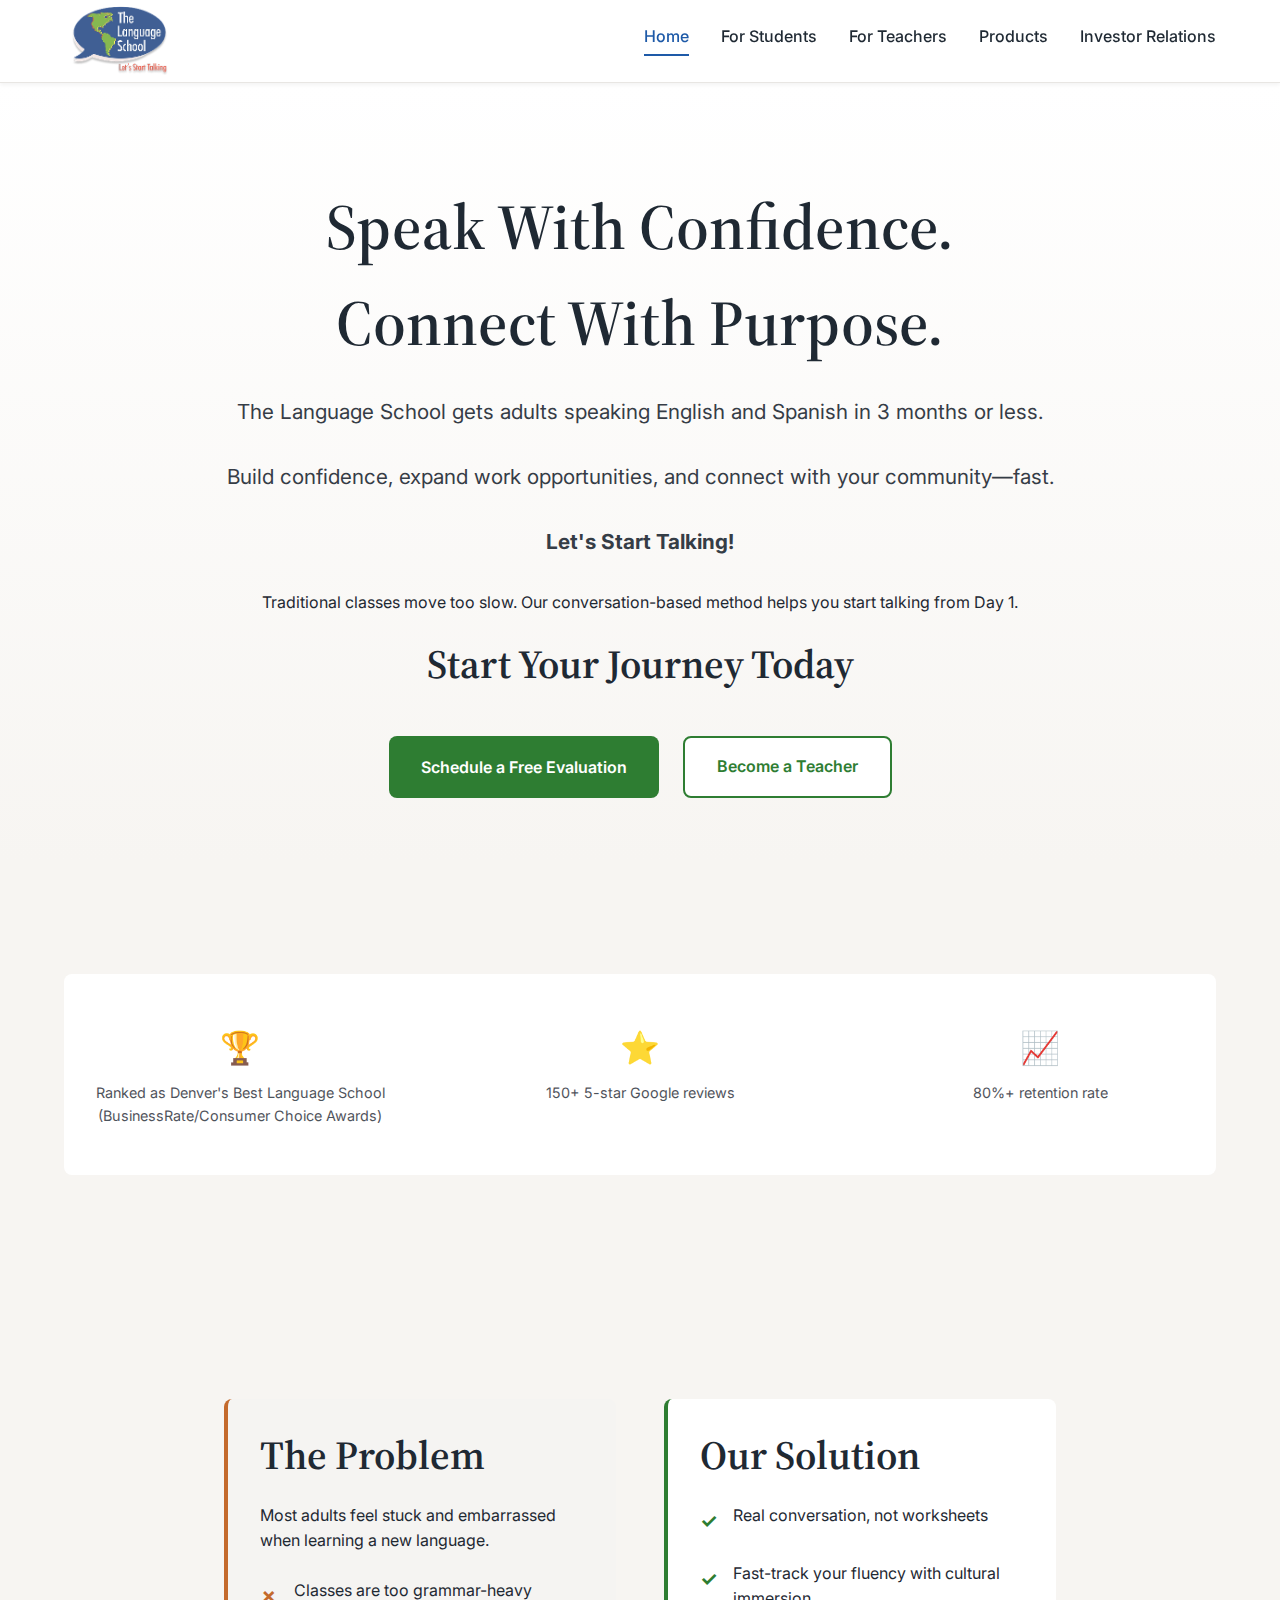
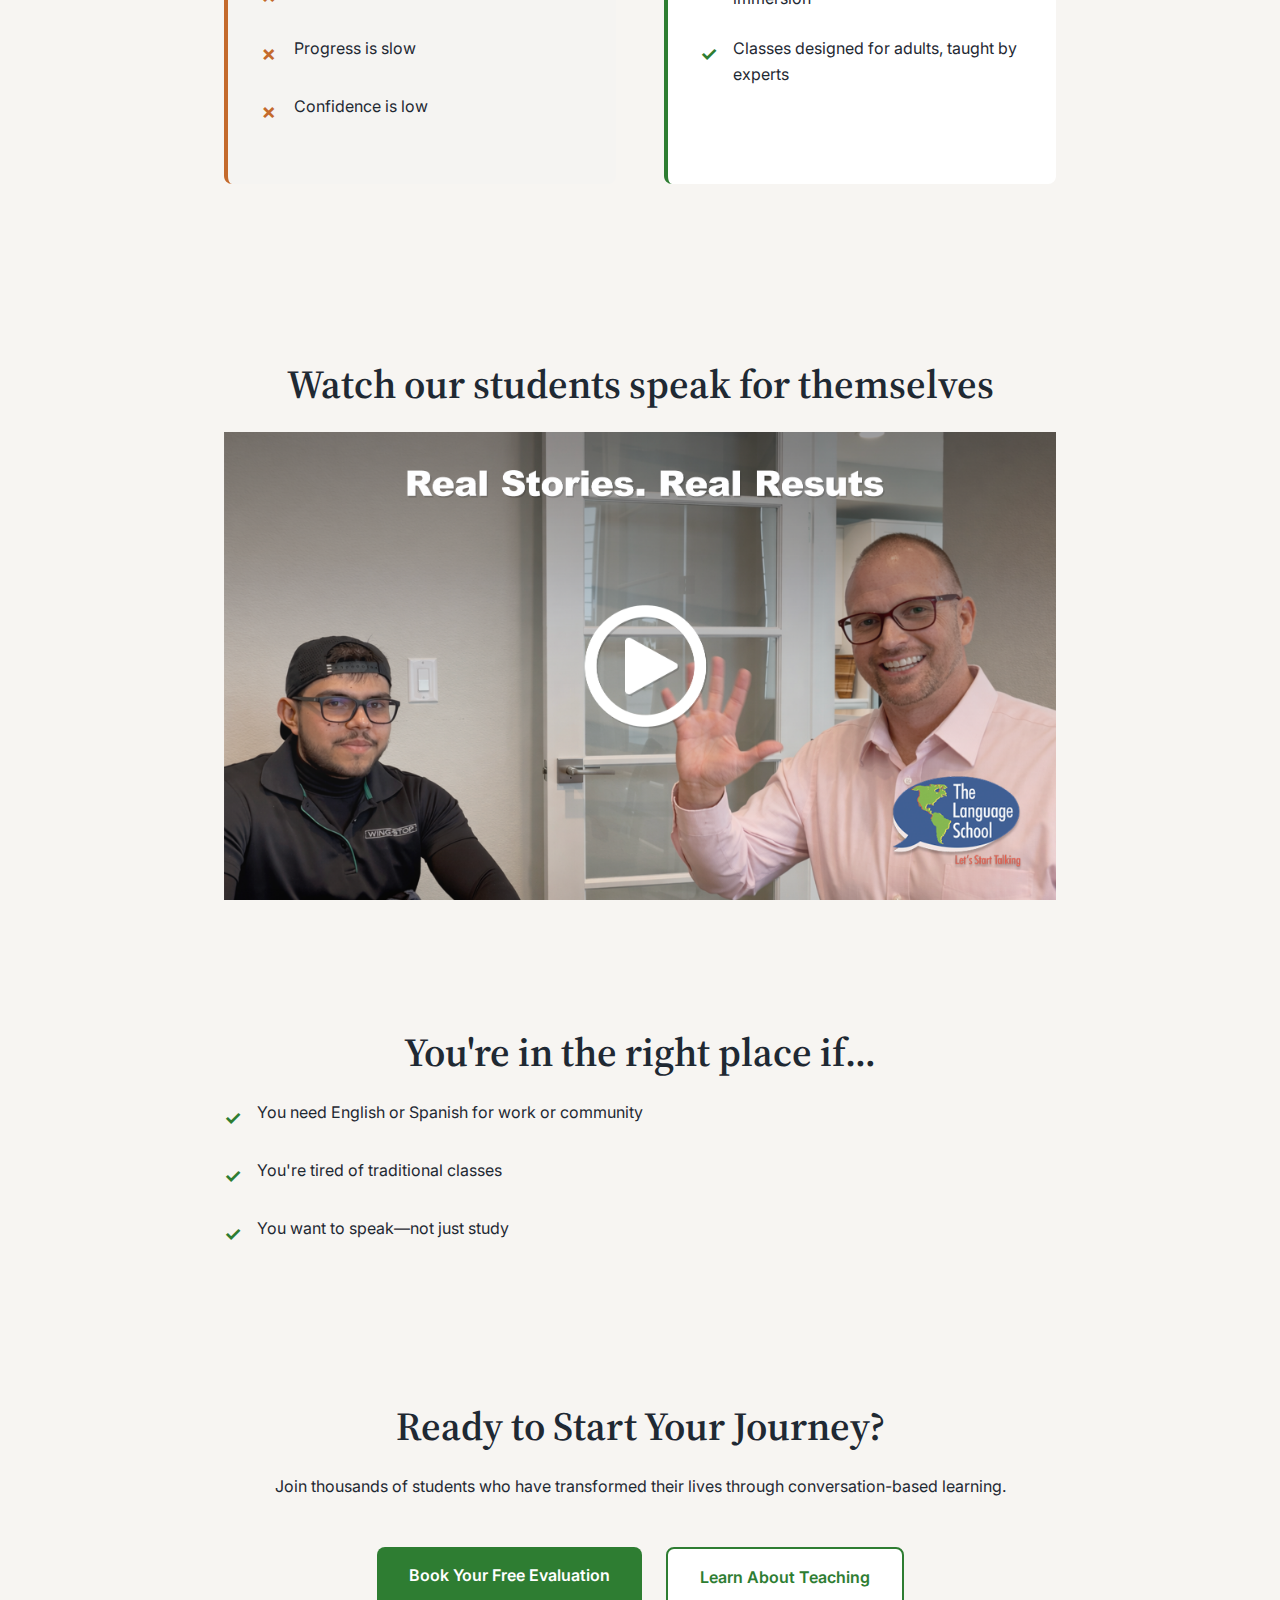
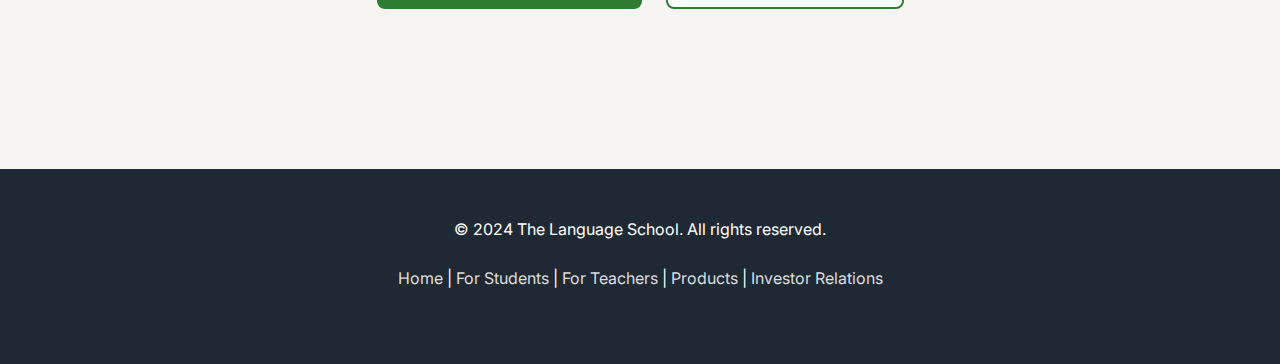
<file: index.html>
<!DOCTYPE html>
<html lang="en">
<head>
    <meta charset="UTF-8">
    <meta name="viewport" content="width=device-width, initial-scale=1.0">
    <meta name="description" content="The Language School gets adults speaking English and Spanish in 3 months or less. Build confidence, expand work opportunities, and connect with your community—fast.">
    <title>Home - The Language School | Speak With Confidence. Connect With Purpose.</title>
    <link rel="preconnect" href="https://fonts.googleapis.com">
    <link rel="preconnect" href="https://fonts.gstatic.com" crossorigin>
    <link href="https://fonts.googleapis.com/css2?family=Inter:ital,opsz,wght@0,14..32,100..900;1,14..32,100..900&family=Source+Serif+4:ital,opsz,wght@0,8..60,200..900;1,8..60,200..900&display=swap" rel="stylesheet">
    <link rel="stylesheet" href="css/styles.css">
</head>
<body>
    <header>
        <div class="container header-content">
            <div class="logo">
                <a href="index.html">
                    <img src="img/tls-logo.png" alt="The Language School Logo">
                </a>
            </div>
            <nav>
                <ul>
                    <li><a href="index.html" class="active">Home</a></li>
                    <li><a href="for-students.html">For Students</a></li>
                    <li><a href="for-teachers.html">For Teachers</a></li>
                    <li><a href="products.html">Products</a></li>
                    <li><a href="investor-relations.html">Investor Relations</a></li>
                </ul>
            </nav>
        </div>
    </header>

    <main>
        <!-- Hero Section -->
        <section class="hero">
            <div class="container content-narrow">
                <h1>Speak With Confidence. Connect With Purpose.</h1>
                <p class="hero-subtitle">The Language School gets adults speaking English and Spanish in 3 months or less.</p>
                <p class="hero-subtitle">Build confidence, expand work opportunities, and connect with your community—fast.</p>
                <p class="hero-subtitle"><strong>Let's Start Talking!</strong></p>
                <p>Traditional classes move too slow. Our conversation-based method helps you start talking from Day 1.</p>
                <h2>Start Your Journey Today</h2>
                <div class="hero-cta">
                    <button type="button" class="btn btn-primary" data-modal-trigger="evaluationModal">Schedule a Free Evaluation</button>
                    <a href="https://letsgo.thelanguageschool.us/lst-membership" class="btn btn-secondary">Become a Teacher</a>
                </div>
            </div>
        </section>

        <!-- Trust Signals -->
        <section>
            <div class="container">
                <div class="trust-signals">
                    <div class="trust-signal">
                        <div class="trust-signal-icon">🏆</div>
                        <div class="trust-signal-text">Ranked as Denver's Best Language School<br>(BusinessRate/Consumer Choice Awards)</div>
                    </div>
                    <div class="trust-signal">
                        <div class="trust-signal-icon">⭐</div>
                        <div class="trust-signal-text">150+ 5-star Google reviews</div>
                    </div>
                    <div class="trust-signal">
                        <div class="trust-signal-icon">📈</div>
                        <div class="trust-signal-text">80%+ retention rate</div>
                    </div>
                </div>
            </div>
        </section>

        <!-- Problem & Solution -->
        <section>
            <div class="container content-narrow">
                <div class="problem-solution">
                    <div class="problem-box">
                        <h2>The Problem</h2>
                        <p>Most adults feel stuck and embarrassed when learning a new language.</p>
                        <ul class="feature-list negative">
                            <li>Classes are too grammar-heavy</li>
                            <li>Progress is slow</li>
                            <li>Confidence is low</li>
                        </ul>
                    </div>
                    <div class="solution-box">
                        <h2>Our Solution</h2>
                        <ul class="feature-list">
                            <li>Real conversation, not worksheets</li>
                            <li>Fast-track your fluency with cultural immersion</li>
                            <li>Classes designed for adults, taught by experts</li>
                        </ul>
                    </div>
                </div>
            </div>
        </section>

        <!-- Social Proof -->
        <section>
            <div class="container content-narrow text-center">
                <h2>Watch our students speak for themselves</h2>
                <a target="_blank" href="https://www.youtube.com/watch?v=bsrxaU36mjA"><img src="img/youtube-still.png" alt="Watch our students speak for themselves" /></a>
            </div>
        </section>

        <!-- You're in the right place -->
        <section>
            <div class="container content-narrow">
                <h2 class="text-center">You're in the right place if…</h2>
                <ul class="feature-list">
                    <li>You need English or Spanish for work or community</li>
                    <li>You're tired of traditional classes</li>
                    <li>You want to speak—not just study</li>
                </ul>
            </div>
        </section>

        <!-- Call to Action -->
        <section>
            <div class="container content-narrow text-center">
                <h2>Ready to Start Your Journey?</h2>
                <p>Join thousands of students who have transformed their lives through conversation-based learning.</p>
                <div class="hero-cta">
                    <a href="for-students.html" class="btn btn-primary">Book Your Free Evaluation</a>
                    <a href="for-teachers.html" class="btn btn-secondary">Learn About Teaching</a>
                </div>
            </div>
        </section>
    </main>

    <footer>
        <div class="container">
            <p>&copy; 2024 The Language School. All rights reserved.</p>
            <p><a href="index.html">Home</a> | <a href="for-students.html">For Students</a> | <a href="for-teachers.html">For Teachers</a> | <a href="products.html">Products</a> | <a href="investor-relations.html">Investor Relations</a></p>
        </div>
    </footer>

    <!-- Language Selection Modal -->
    <div class="modal-overlay" id="evaluationModal" role="dialog" aria-labelledby="modalTitle" aria-modal="true">
        <div class="modal-container">
            <button class="modal-close" id="closeModal" aria-label="Close modal">&times;</button>
            <div class="modal-content">
                <h2 id="modalTitle">Choose Your Language</h2>
                <p class="modal-subtitle">Select the language you'd like to learn:</p>
                <div class="language-options">
                    <a href="https://learn.thelanguageschool.us/conversationalenglishorspanishevaluation" class="language-option" target="_blank">
                        <div class="language-option-icon">🇺🇸</div>
                        <div class="language-option-text">
                            <h3>English</h3>
                            <p>Start speaking English with confidence</p>
                        </div>
                    </a>
                    <a href="https://learn.thelanguageschool.us/conversationalspanishevaluation" class="language-option" target="_blank">
                        <div class="language-option-icon">🇪🇸</div>
                        <div class="language-option-text">
                            <h3>Spanish</h3>
                            <p>Start speaking Spanish with confidence</p>
                        </div>
                    </a>
                </div>
            </div>
        </div>
    </div>

    <script src="js/modal.js"></script>
</body>
</html>
</file>
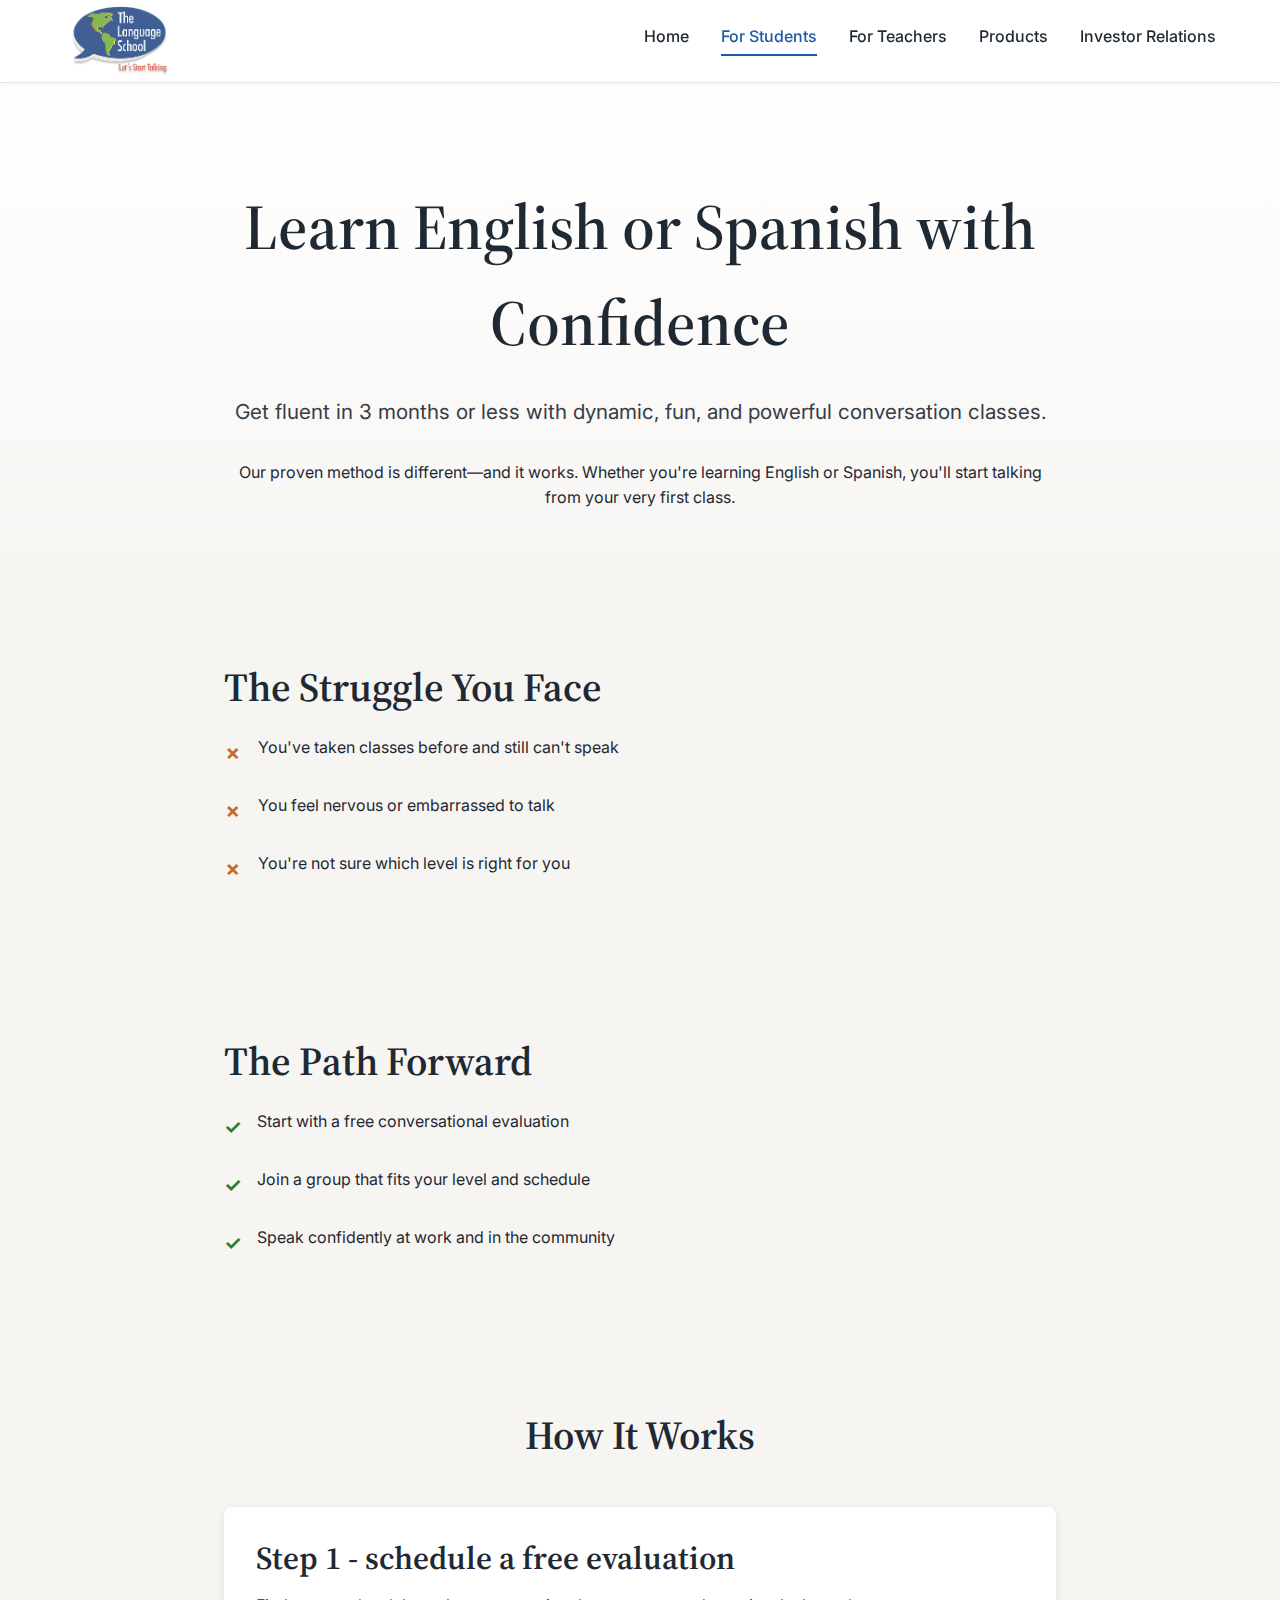
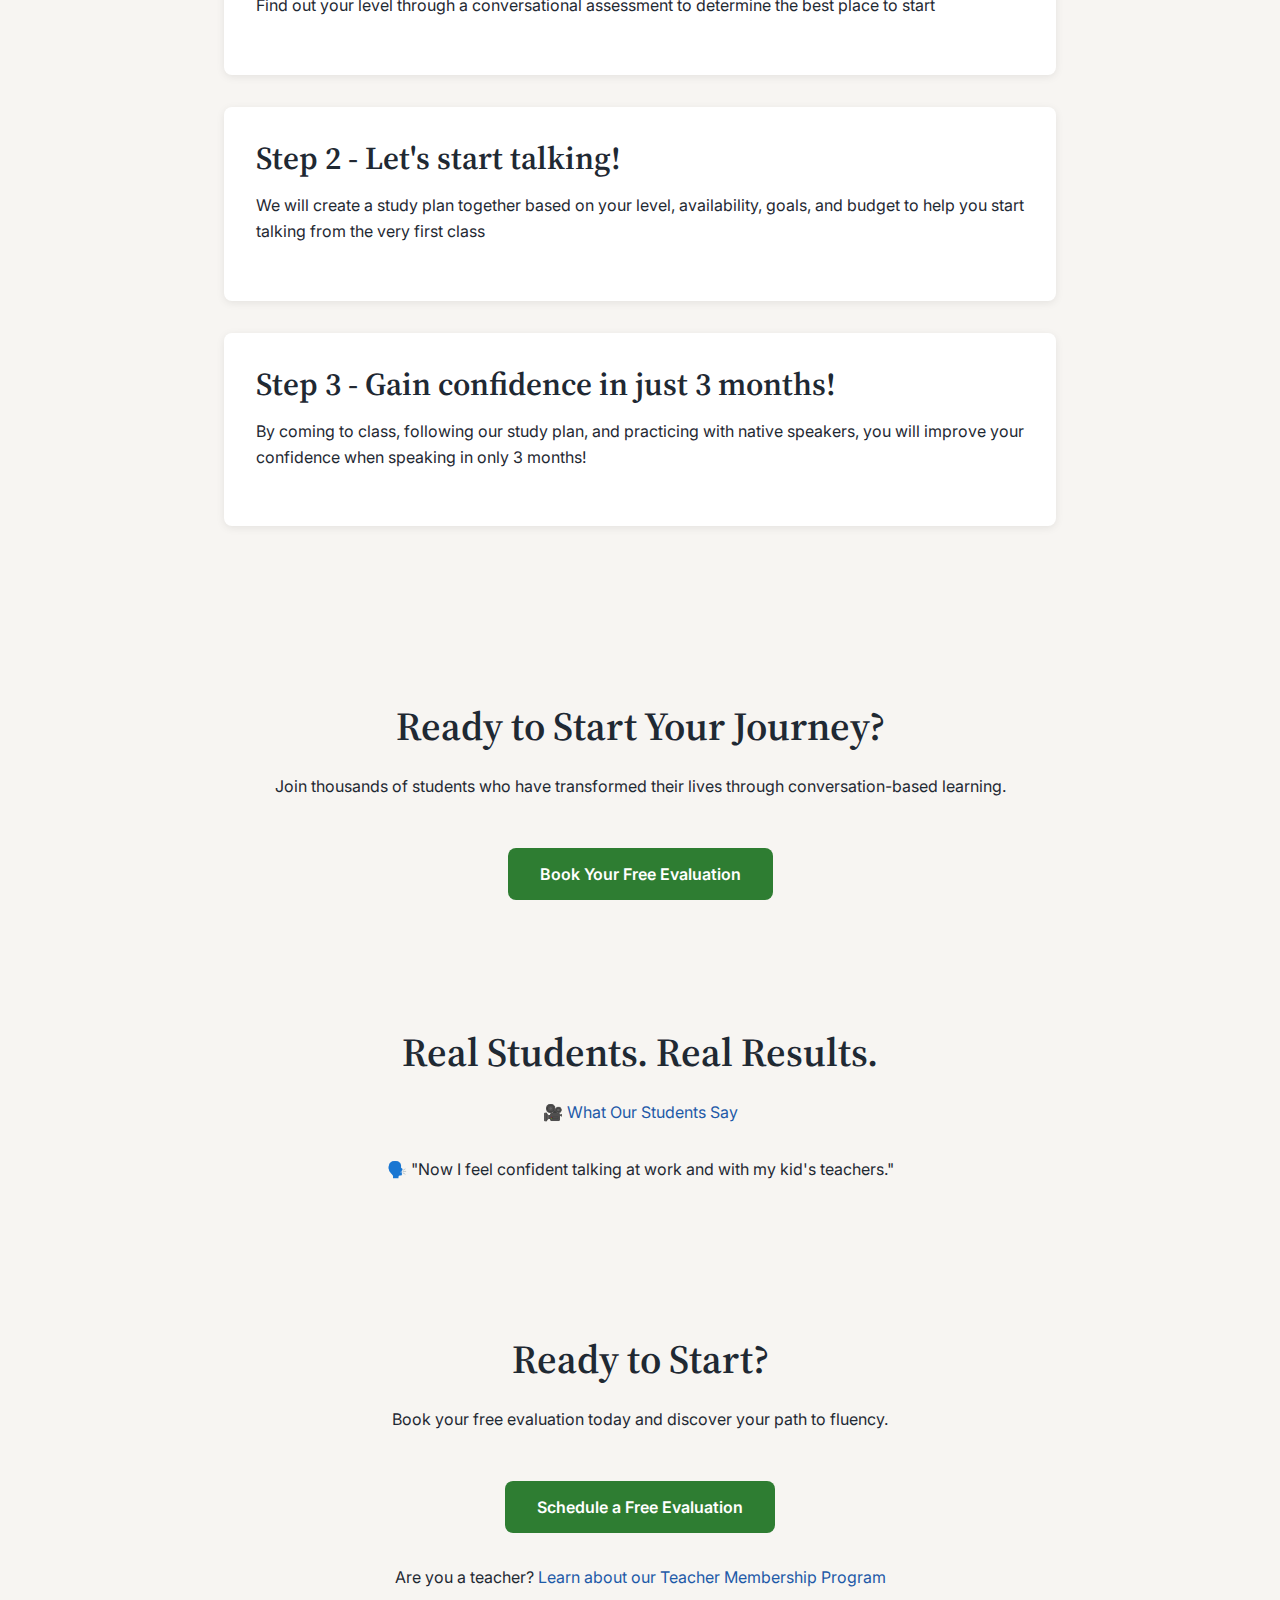
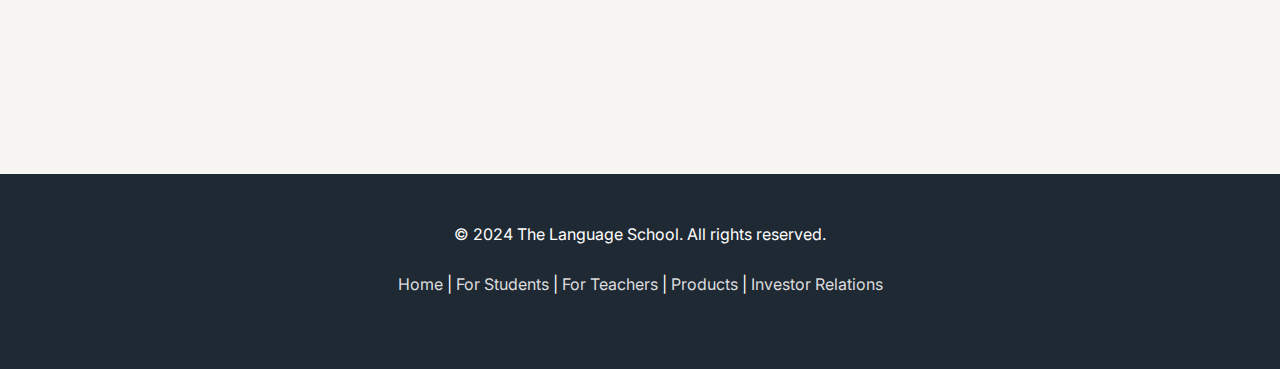
<file: for-students.html>
<!DOCTYPE html>
<html lang="en">
<head>
    <meta charset="UTF-8">
    <meta name="viewport" content="width=device-width, initial-scale=1.0">
    <meta name="description" content="Get fluent in 3 months or less with dynamic, fun, and powerful conversation classes. Start talking from your very first class.">
    <title>For Students - The Language School | Learn English or Spanish with Confidence</title>
    <link rel="preconnect" href="https://fonts.googleapis.com">
    <link rel="preconnect" href="https://fonts.gstatic.com" crossorigin>
    <link href="https://fonts.googleapis.com/css2?family=Inter:ital,opsz,wght@0,14..32,100..900;1,14..32,100..900&family=Source+Serif+4:ital,opsz,wght@0,8..60,200..900;1,8..60,200..900&display=swap" rel="stylesheet">
    <link rel="stylesheet" href="css/styles.css">
</head>
<body>
    <header>
        <div class="container header-content">
            <div class="logo">
                <a href="index.html">
                    <img src="img/tls-logo.png" alt="The Language School Logo">
                </a>
            </div>
            <nav>
                <ul>
                    <li><a href="index.html">Home</a></li>
                    <li><a href="for-students.html" class="active">For Students</a></li>
                    <li><a href="for-teachers.html">For Teachers</a></li>
                    <li><a href="products.html">Products</a></li>
                    <li><a href="investor-relations.html">Investor Relations</a></li>
                </ul>
            </nav>
        </div>
    </header>

    <main>
        <!-- Hero Section -->
        <section class="hero">
            <div class="container content-narrow">
                <h1>Learn English or Spanish with Confidence</h1>
                <p class="hero-subtitle">Get fluent in 3 months or less with dynamic, fun, and powerful conversation classes.</p>
                <p>Our proven method is different—and it works. Whether you're learning English or Spanish, you'll start talking from your very first class.</p>
            </div>
        </section>

        <!-- The Struggle You Face -->
        <section>
            <div class="container content-narrow">
                <h2>The Struggle You Face</h2>
                <ul class="feature-list negative">
                    <li>You've taken classes before and still can't speak</li>
                    <li>You feel nervous or embarrassed to talk</li>
                    <li>You're not sure which level is right for you</li>
                </ul>
            </div>
        </section>

        <!-- The Path Forward -->
        <section>
            <div class="container content-narrow">
                <h2>The Path Forward</h2>
                <ul class="feature-list">
                    <li>Start with a free conversational evaluation</li>
                    <li>Join a group that fits your level and schedule</li>
                    <li>Speak confidently at work and in the community</li>
                </ul>
            </div>
        </section>

        <!-- How It Works -->
        <section>
            <div class="container content-narrow">
                <h2 class="text-center">How It Works</h2>
                <div class="grid grid-vertical">
                    <div class="card">
                        <h3>Step 1 - schedule a free evaluation</h3>
                        <p>Find out your level through a conversational assessment to determine the best place to start</p>
                    </div>
                    <div class="card">
                        <h3>Step 2 - Let's start talking!</h3>
                        <p>We will create a study plan together based on your level, availability, goals, and budget to help you start talking from the very first class</p>
                    </div>
                    <div class="card">
                        <h3>Step 3 - Gain confidence in just 3 months!</h3>
                        <p>By coming to class, following our study plan, and practicing with native speakers, you will improve your confidence when speaking in only 3 months!</p>
                    </div>
                </div>
            </div>
        </section>

        <!-- Call to Action -->
        <section>
            <div class="container content-narrow text-center">
                <h2>Ready to Start Your Journey?</h2>
                <p>Join thousands of students who have transformed their lives through conversation-based learning.</p>
                <div class="hero-cta">
                    <button type="button" class="btn btn-primary" data-modal-trigger="evaluationModal">Book Your Free Evaluation</button>
                </div>
            </div>
        </section>

        <!-- Real Students. Real Results. -->
        <section>
            <div class="container content-narrow">
                <h2 class="text-center">Real Students. Real Results.</h2>
                <div class="text-center">
                    <p>🎥 <a href="./testimonios-de-nuestros-alumnos-de-ingles.html">What Our Students Say</a></p>
                    <p class="mt-lg">🗣️ "Now I feel confident talking at work and with my kid's teachers."</p>
                </div>
            </div>
        </section>

        <!-- Call to Action -->
        <section>
            <div class="container content-narrow text-center">
                <h2>Ready to Start?</h2>
                <p>Book your free evaluation today and discover your path to fluency.</p>
                <div class="hero-cta">
                    <button type="button" class="btn btn-primary" data-modal-trigger="evaluationModal">Schedule a Free Evaluation</button>
                </div>
                <p class="mt-lg">Are you a teacher? <a href="for-teachers.html">Learn about our Teacher Membership Program</a></p>
            </div>
        </section>
    </main>

    <footer>
        <div class="container">
            <p>&copy; 2024 The Language School. All rights reserved.</p>
            <p><a href="index.html">Home</a> | <a href="for-students.html">For Students</a> | <a href="for-teachers.html">For Teachers</a> | <a href="products.html">Products</a> | <a href="investor-relations.html">Investor Relations</a></p>
        </div>
    </footer>
    <!-- Language Selection Modal -->
    <div class="modal-overlay" id="evaluationModal" role="dialog" aria-labelledby="modalTitle" aria-modal="true">
        <div class="modal-container">
            <button class="modal-close" id="closeModal" aria-label="Close modal">&times;</button>
            <div class="modal-content">
                <h2 id="modalTitle">Choose Your Language</h2>
                <p class="modal-subtitle">Select the language you'd like to learn:</p>
                <div class="language-options">
                    <a href="https://learn.thelanguageschool.us/conversationalenglishorspanishevaluation" class="language-option" target="_blank">
                        <div class="language-option-icon">🇺🇸</div>
                        <div class="language-option-text">
                            <h3>English</h3>
                            <p>Start speaking English with confidence</p>
                        </div>
                    </a>
                    <a href="https://learn.thelanguageschool.us/conversationalspanishevaluation" class="language-option" target="_blank">
                        <div class="language-option-icon">🇪🇸</div>
                        <div class="language-option-text">
                            <h3>Spanish</h3>
                            <p>Start speaking Spanish with confidence</p>
                        </div>
                    </a>
                </div>
            </div>
        </div>
    </div>
    <script src="js/modal.js"></script>
</body>
</html>
</file>
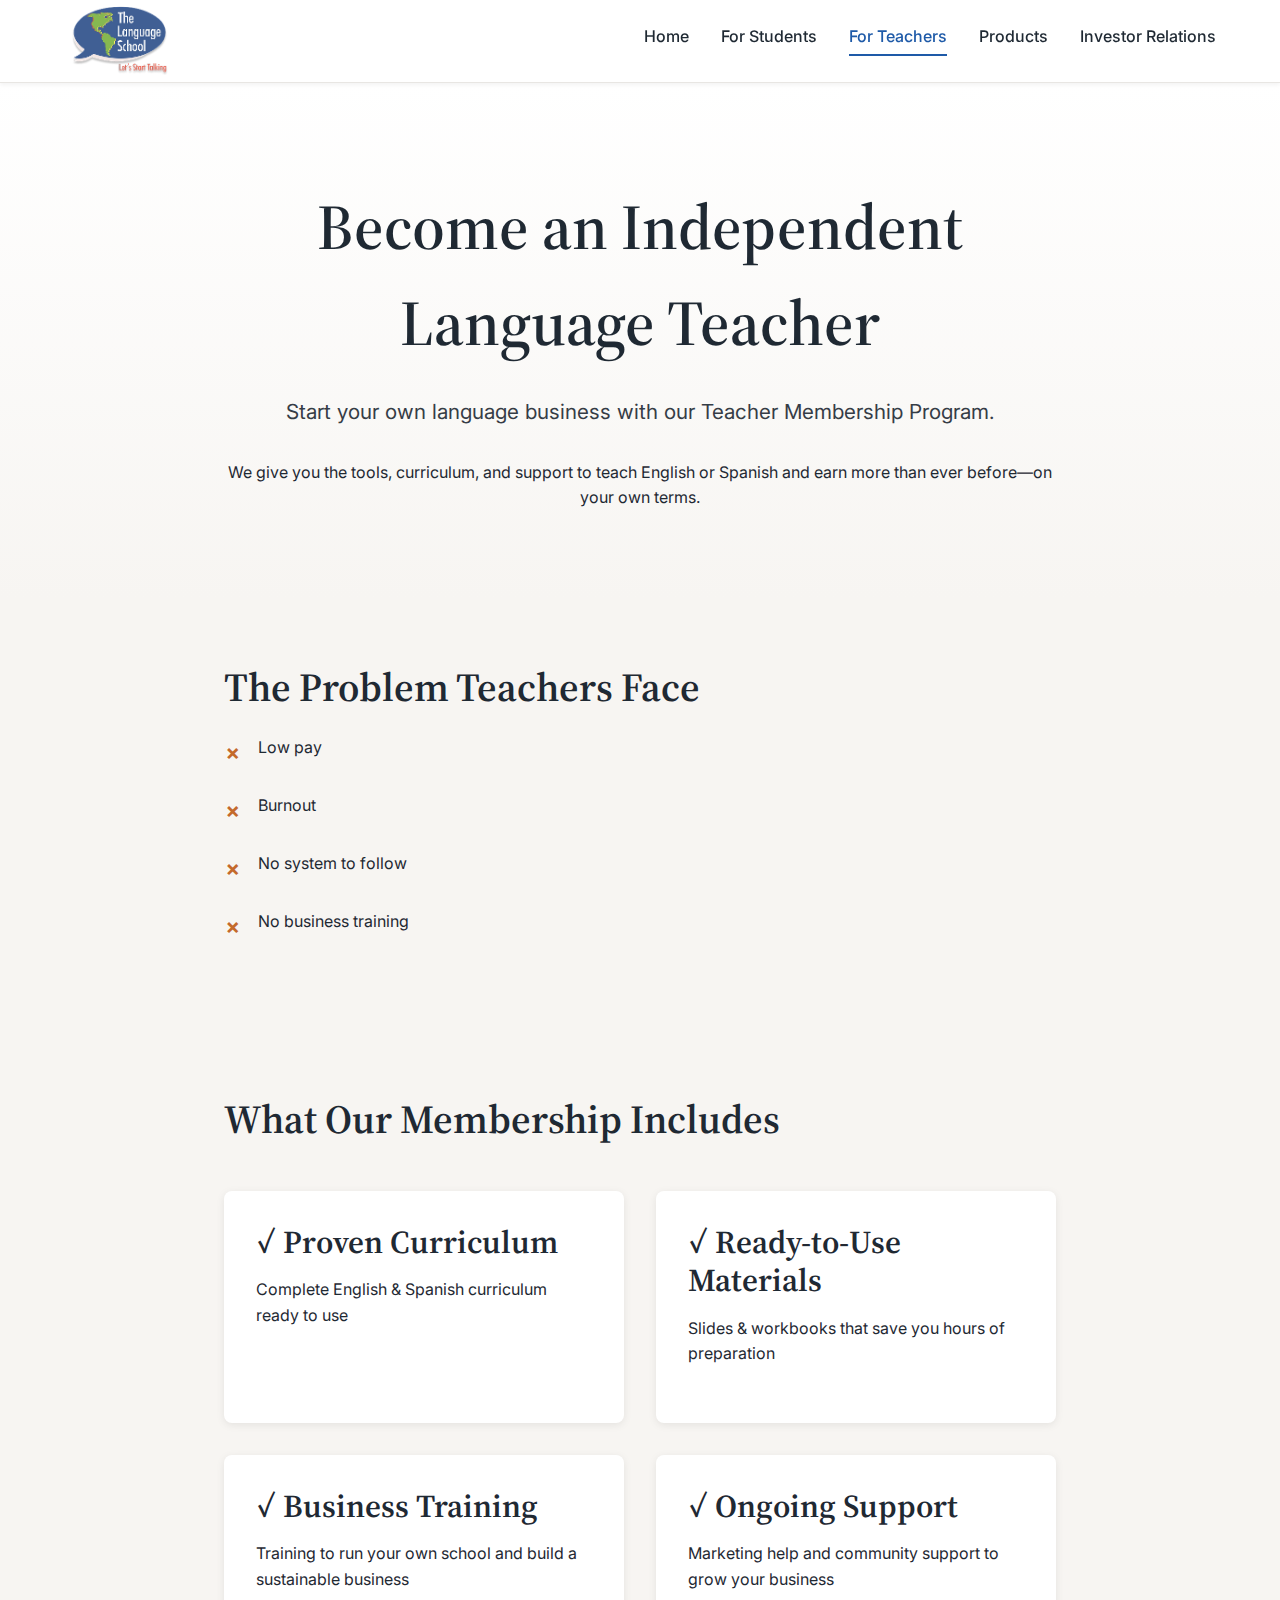
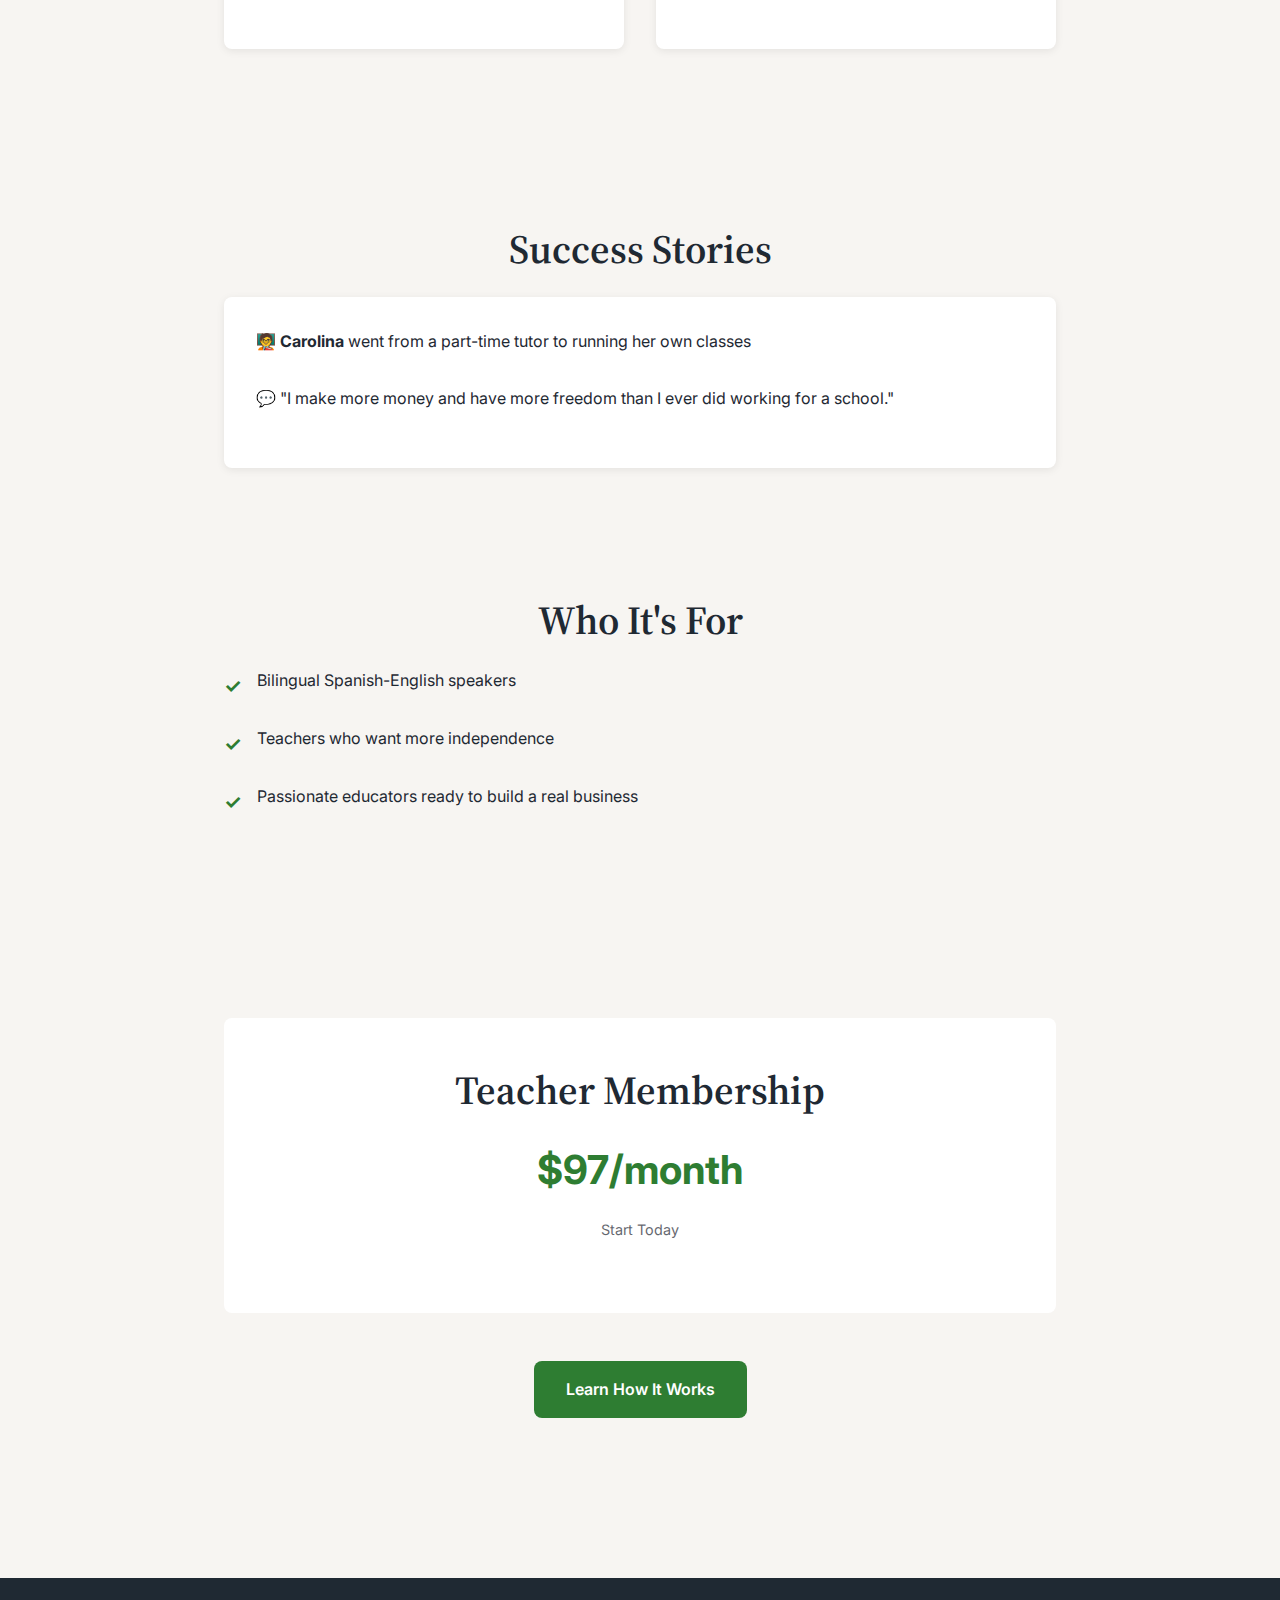
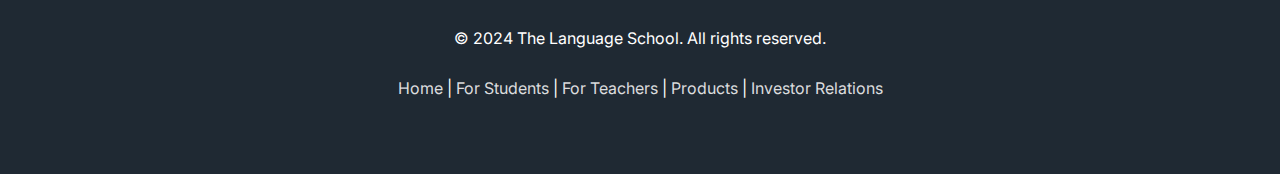
<file: for-teachers.html>
<!DOCTYPE html>
<html lang="en">
<head>
    <meta charset="UTF-8">
    <meta name="viewport" content="width=device-width, initial-scale=1.0">
    <meta name="description" content="Start your own language business with our Teacher Membership Program. Get tools, curriculum, and support to teach English or Spanish.">
    <title>For Teachers - The Language School | Become an Independent Language Teacher</title>
    <link rel="preconnect" href="https://fonts.googleapis.com">
    <link rel="preconnect" href="https://fonts.gstatic.com" crossorigin>
    <link href="https://fonts.googleapis.com/css2?family=Inter:ital,opsz,wght@0,14..32,100..900;1,14..32,100..900&family=Source+Serif+4:ital,opsz,wght@0,8..60,200..900;1,8..60,200..900&display=swap" rel="stylesheet">
    <link rel="stylesheet" href="css/styles.css">
</head>
<body>
    <header>
        <div class="container header-content">
            <div class="logo">
                <a href="index.html">
                    <img src="img/tls-logo.png" alt="The Language School Logo">
                </a>
            </div>
            <nav>
                <ul>
                    <li><a href="index.html">Home</a></li>
                    <li><a href="for-students.html">For Students</a></li>
                    <li><a href="for-teachers.html" class="active">For Teachers</a></li>
                    <li><a href="products.html">Products</a></li>
                    <li><a href="investor-relations.html">Investor Relations</a></li>
                </ul>
            </nav>
        </div>
    </header>

    <main>
        <!-- Hero Section -->
        <section class="hero">
            <div class="container content-narrow">
                <h1>Become an Independent Language Teacher</h1>
                <p class="hero-subtitle">Start your own language business with our Teacher Membership Program.</p>
                <p>We give you the tools, curriculum, and support to teach English or Spanish and earn more than ever before—on your own terms.</p>
            </div>
        </section>

        <!-- The Problem Teachers Face -->
        <section>
            <div class="container content-narrow">
                <h2>The Problem Teachers Face</h2>
                <ul class="feature-list negative">
                    <li>Low pay</li>
                    <li>Burnout</li>
                    <li>No system to follow</li>
                    <li>No business training</li>
                </ul>
            </div>
        </section>

        <!-- What Our Membership Includes -->
        <section>
            <div class="container content-narrow">
                <h2>What Our Membership Includes</h2>
                <div class="grid">
                    <div class="card">
                        <h3>✓ Proven Curriculum</h3>
                        <p>Complete English & Spanish curriculum ready to use</p>
                    </div>
                    <div class="card">
                        <h3>✓ Ready-to-Use Materials</h3>
                        <p>Slides & workbooks that save you hours of preparation</p>
                    </div>
                    <div class="card">
                        <h3>✓ Business Training</h3>
                        <p>Training to run your own school and build a sustainable business</p>
                    </div>
                    <div class="card">
                        <h3>✓ Ongoing Support</h3>
                        <p>Marketing help and community support to grow your business</p>
                    </div>
                </div>
            </div>
        </section>

        <!-- Success Stories -->
        <section>
            <div class="container content-narrow">
                <h2 class="text-center">Success Stories</h2>
                <div class="card">
                    <p>🧑‍🏫 <strong>Carolina</strong> went from a part-time tutor to running her own classes</p>
                    <p class="mt-lg">💬 "I make more money and have more freedom than I ever did working for a school."</p>
                </div>
            </div>
        </section>

        <!-- Who It's For -->
        <section>
            <div class="container content-narrow">
                <h2 class="text-center">Who It's For</h2>
                <ul class="feature-list">
                    <li>Bilingual Spanish-English speakers</li>
                    <li>Teachers who want more independence</li>
                    <li>Passionate educators ready to build a real business</li>
                </ul>
            </div>
        </section>

        <!-- Pricing & CTA -->
        <section>
            <div class="container content-narrow">
                <div class="pricing">
                    <h2>Teacher Membership</h2>
                    <p class="pricing-amount">$97/month</p>
                    <p class="pricing-note">Start Today</p>
                </div>
                <div class="text-center hero-cta">
                    <a href="https://letsgo.thelanguageschool.us/lst-membership" target="_blank" class="btn btn-primary">Learn How It Works</a>
                </div>
            </div>
        </section>
    </main>

    <footer>
        <div class="container">
            <p>&copy; 2024 The Language School. All rights reserved.</p>
            <p><a href="index.html">Home</a> | <a href="for-students.html">For Students</a> | <a href="for-teachers.html">For Teachers</a> | <a href="products.html">Products</a> | <a href="investor-relations.html">Investor Relations</a></p>
        </div>
    </footer>
</body>
</html>
</file>
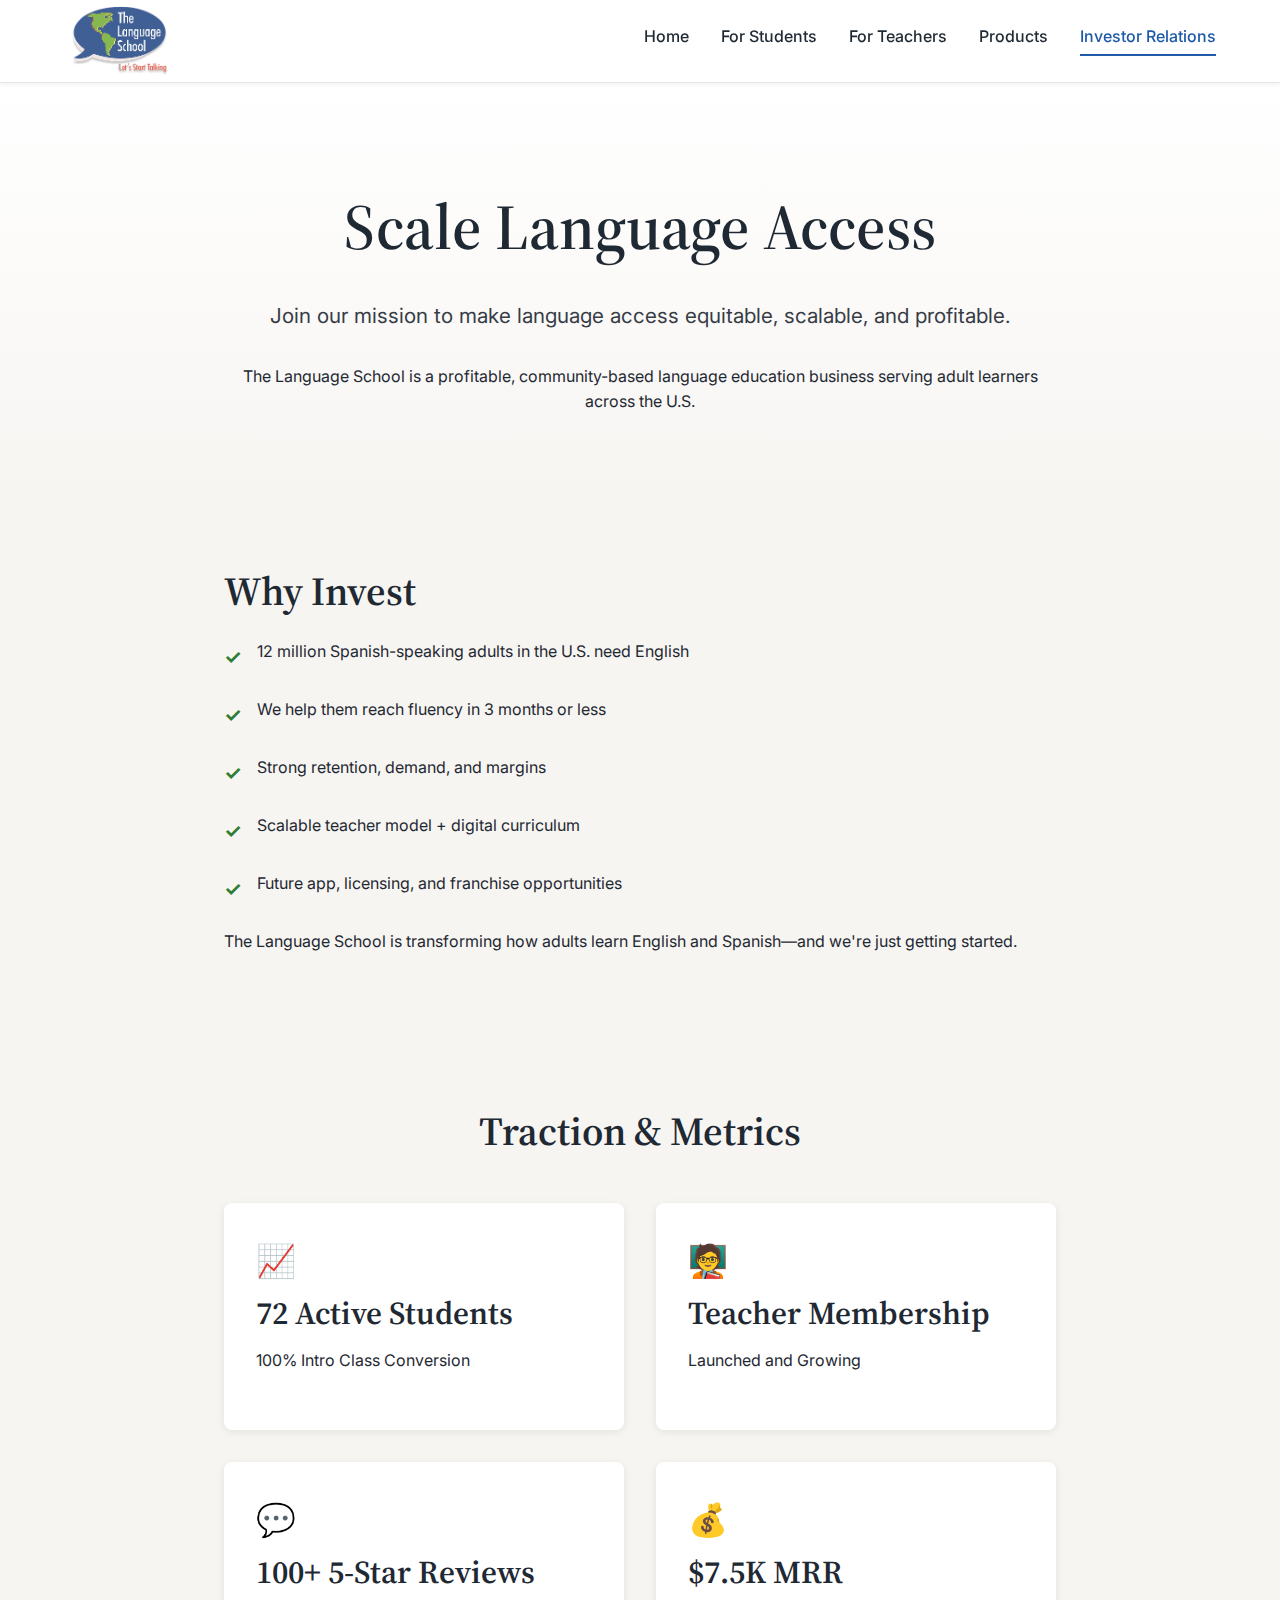
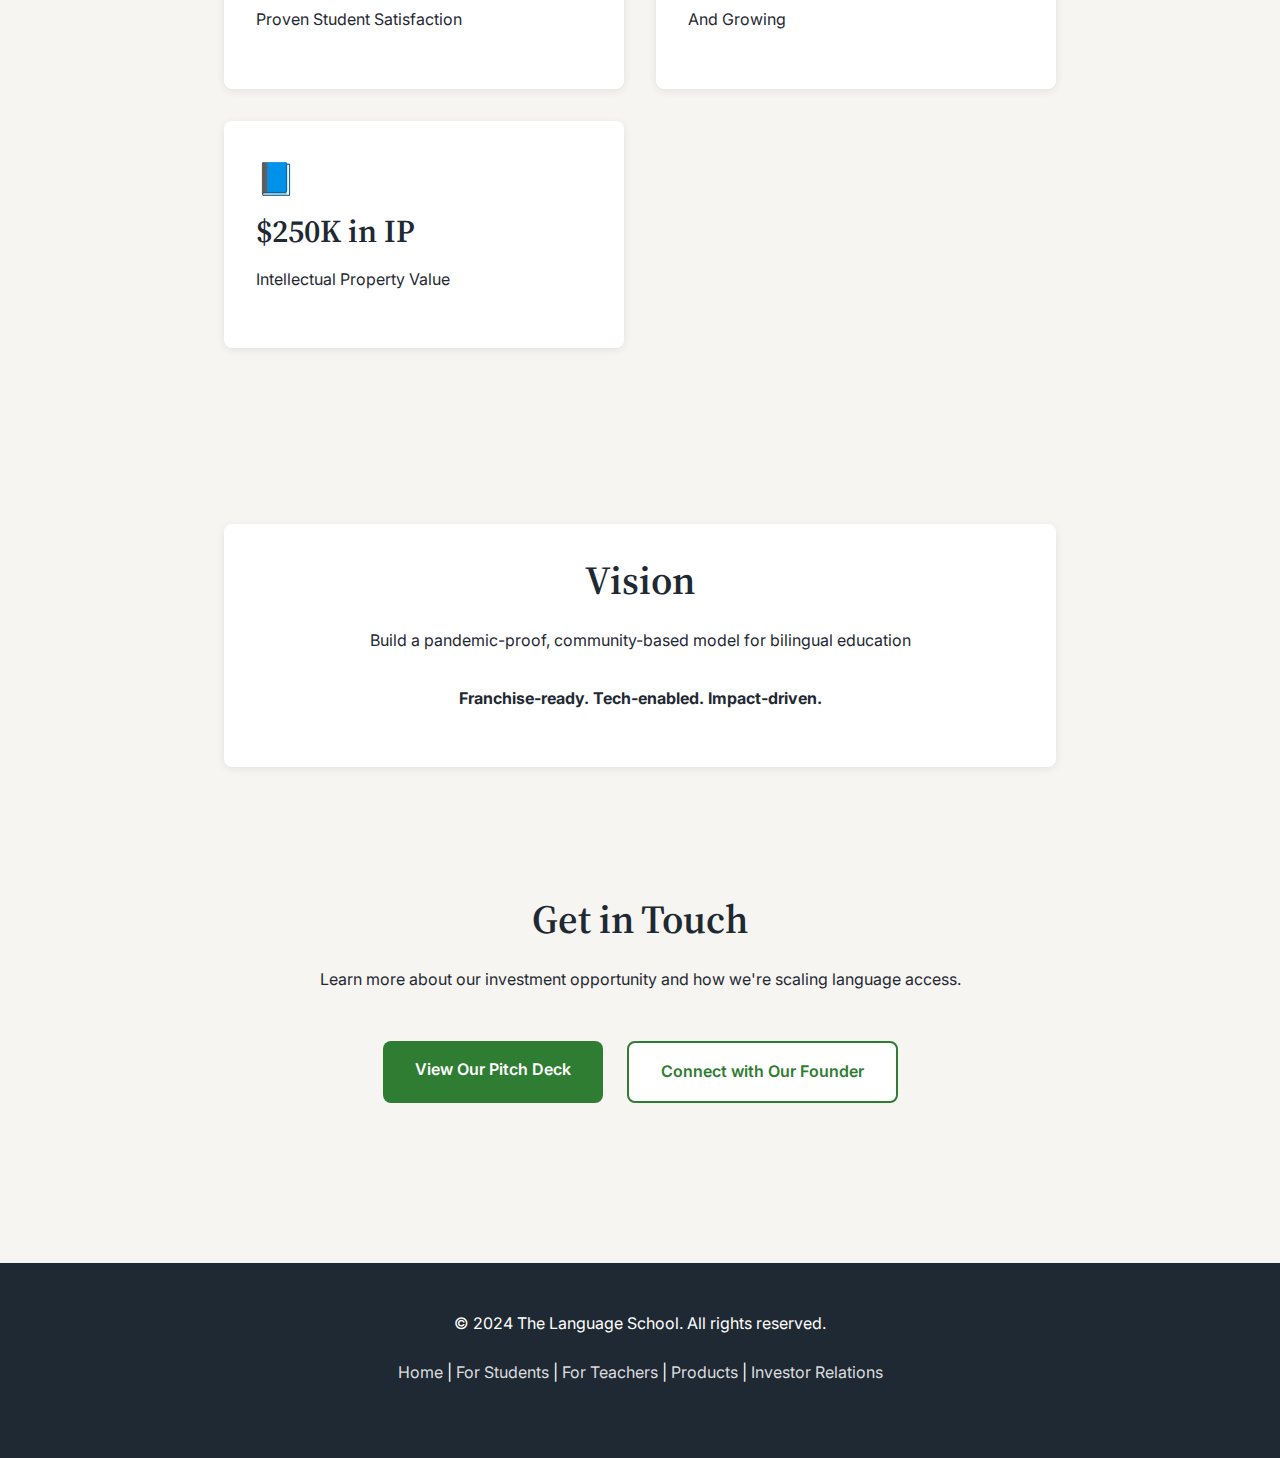
<file: investor-relations.html>
<!DOCTYPE html>
<html lang="en">
<head>
    <meta charset="UTF-8">
    <meta name="viewport" content="width=device-width, initial-scale=1.0">
    <meta name="description" content="Join our mission to make language access equitable, scalable, and profitable. The Language School is transforming how adults learn English and Spanish.">
    <title>Investor Relations - The Language School | Scale Language Access</title>
    <link rel="preconnect" href="https://fonts.googleapis.com">
    <link rel="preconnect" href="https://fonts.gstatic.com" crossorigin>
    <link href="https://fonts.googleapis.com/css2?family=Inter:ital,opsz,wght@0,14..32,100..900;1,14..32,100..900&family=Source+Serif+4:ital,opsz,wght@0,8..60,200..900;1,8..60,200..900&display=swap" rel="stylesheet">
    <link rel="stylesheet" href="css/styles.css">
</head>
<body>
    <header>
        <div class="container header-content">
            <div class="logo">
                <a href="index.html">
                    <img src="img/tls-logo.png" alt="The Language School Logo">
                </a>
            </div>
            <nav>
                <ul>
                    <li><a href="index.html">Home</a></li>
                    <li><a href="for-students.html">For Students</a></li>
                    <li><a href="for-teachers.html">For Teachers</a></li>
                    <li><a href="products.html">Products</a></li>
                    <li><a href="investor-relations.html" class="active">Investor Relations</a></li>
                </ul>
            </nav>
        </div>
    </header>

    <main>
        <!-- Hero Section -->
        <section class="hero">
            <div class="container content-narrow">
                <h1>Scale Language Access</h1>
                <p class="hero-subtitle">Join our mission to make language access equitable, scalable, and profitable.</p>
                <p>The Language School is a profitable, community-based language education business serving adult learners across the U.S.</p>
            </div>
        </section>

        <!-- Why Invest -->
        <section>
            <div class="container content-narrow">
                <h2>Why Invest</h2>
                <ul class="feature-list">
                    <li>12 million Spanish-speaking adults in the U.S. need English</li>
                    <li>We help them reach fluency in 3 months or less</li>
                    <li>Strong retention, demand, and margins</li>
                    <li>Scalable teacher model + digital curriculum</li>
                    <li>Future app, licensing, and franchise opportunities</li>
                </ul>

                <p>The Language School is transforming how adults learn English and Spanish—and we're just getting started.</p>
            </div>
        </section>

        <!-- Traction & Metrics -->
        <section>
            <div class="container content-narrow">
                <h2 class="text-center">Traction & Metrics</h2>
                <div class="grid">
                    <div class="card">
                        <div class="trust-signal-icon">📈</div>
                        <h3>72 Active Students</h3>
                        <p>100% Intro Class Conversion</p>
                    </div>
                    <div class="card">
                        <div class="trust-signal-icon">🧑‍🏫</div>
                        <h3>Teacher Membership</h3>
                        <p>Launched and Growing</p>
                    </div>
                    <div class="card">
                        <div class="trust-signal-icon">💬</div>
                        <h3>100+ 5-Star Reviews</h3>
                        <p>Proven Student Satisfaction</p>
                    </div>
                    <div class="card">
                        <div class="trust-signal-icon">💰</div>
                        <h3>$7.5K MRR</h3>
                        <p>And Growing</p>
                    </div>
                    <div class="card">
                        <div class="trust-signal-icon">📘</div>
                        <h3>$250K in IP</h3>
                        <p>Intellectual Property Value</p>
                    </div>
                </div>
            </div>
        </section>

        <!-- Vision -->
        <section>
            <div class="container content-narrow">
                <div class="card">
                    <h2 class="text-center">Vision</h2>
                    <p class="text-center">Build a pandemic-proof, community-based model for bilingual education</p>
                    <p class="text-center mt-lg"><strong>Franchise-ready. Tech-enabled. Impact-driven.</strong></p>
                </div>
            </div>
        </section>

        <!-- Call to Action -->
        <section>
            <div class="container content-narrow text-center">
                <h2>Get in Touch</h2>
                <p>Learn more about our investment opportunity and how we're scaling language access.</p>
                <div class="hero-cta">
                    <a href="mailto:david@thelanguageschool.us" class="btn btn-primary">View Our Pitch Deck</a>
                    <a href="https://www.linkedin.com/in/davidelprofe/" target="_blank" class="btn btn-secondary">Connect with Our Founder</a>
                </div>
            </div>
        </section>
    </main>

    <footer>
        <div class="container">
            <p>&copy; 2024 The Language School. All rights reserved.</p>
            <p><a href="index.html">Home</a> | <a href="for-students.html">For Students</a> | <a href="for-teachers.html">For Teachers</a> | <a href="products.html">Products</a> | <a href="investor-relations.html">Investor Relations</a></p>
        </div>
    </footer>
</body>
</html>
</file>
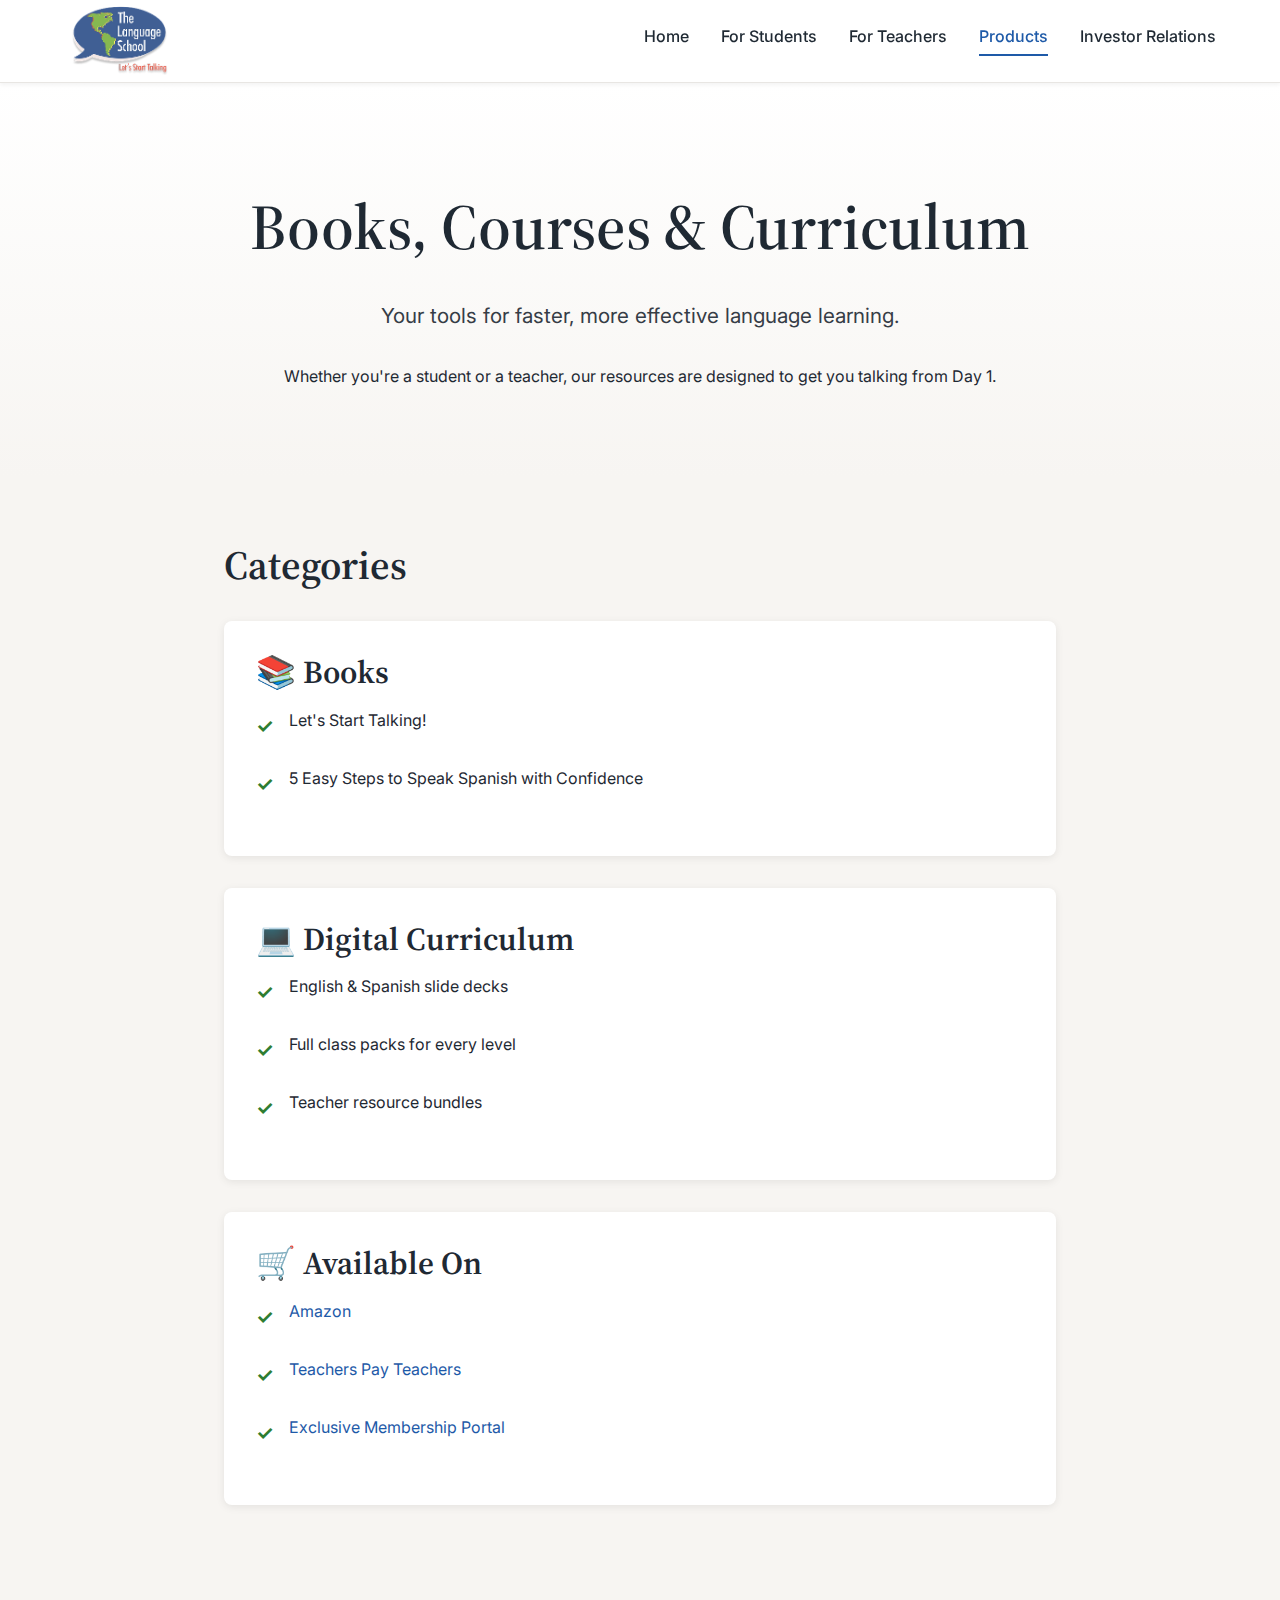
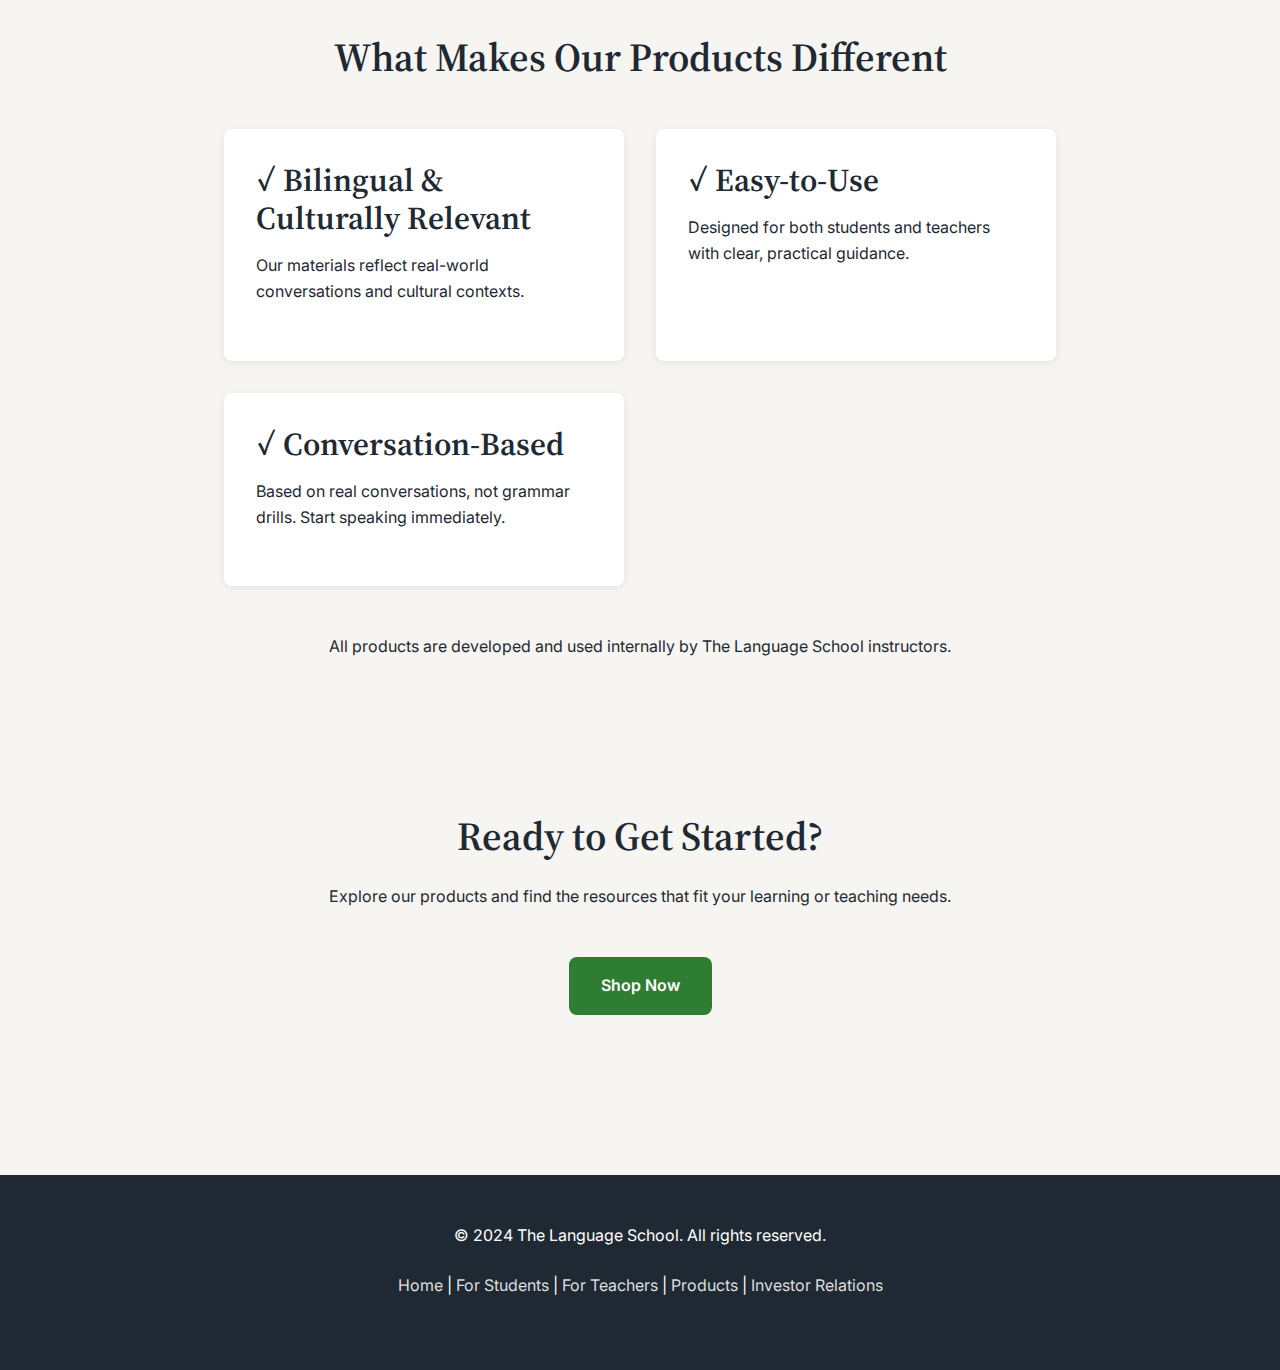
<file: products.html>
<!DOCTYPE html>
<html lang="en">
<head>
    <meta charset="UTF-8">
    <meta name="viewport" content="width=device-width, initial-scale=1.0">
    <meta name="description" content="Books, courses, and curriculum for faster, more effective language learning. Available on Amazon, Teachers Pay Teachers, and our membership portal.">
    <title>Products - The Language School | Books, Courses & Curriculum</title>
    <link rel="preconnect" href="https://fonts.googleapis.com">
    <link rel="preconnect" href="https://fonts.gstatic.com" crossorigin>
    <link href="https://fonts.googleapis.com/css2?family=Inter:ital,opsz,wght@0,14..32,100..900;1,14..32,100..900&family=Source+Serif+4:ital,opsz,wght@0,8..60,200..900;1,8..60,200..900&display=swap" rel="stylesheet">
    <link rel="stylesheet" href="css/styles.css">
</head>
<body>
    <header>
        <div class="container header-content">
            <div class="logo">
                <a href="index.html">
                    <img src="img/tls-logo.png" alt="The Language School Logo">
                </a>
            </div>
            <nav>
                <ul>
                    <li><a href="index.html">Home</a></li>
                    <li><a href="for-students.html">For Students</a></li>
                    <li><a href="for-teachers.html">For Teachers</a></li>
                    <li><a href="products.html" class="active">Products</a></li>
                    <li><a href="investor-relations.html">Investor Relations</a></li>
                </ul>
            </nav>
        </div>
    </header>

    <main>
        <!-- Hero Section -->
        <section class="hero">
            <div class="container content-narrow">
                <h1>Books, Courses & Curriculum</h1>
                <p class="hero-subtitle">Your tools for faster, more effective language learning.</p>
                <p>Whether you're a student or a teacher, our resources are designed to get you talking from Day 1.</p>
            </div>
        </section>

        <!-- Categories -->
        <section>
            <div class="container content-narrow">
                <h2>Categories</h2>
                
                <div class="card mt-lg">
                    <h3>📚 Books</h3>
                    <ul class="feature-list">
                        <li>Let's Start Talking!</li>
                        <li>5 Easy Steps to Speak Spanish with Confidence</li>
                    </ul>
                </div>

                <div class="card mt-lg">
                    <h3>💻 Digital Curriculum</h3>
                    <ul class="feature-list">
                        <li>English & Spanish slide decks</li>
                        <li>Full class packs for every level</li>
                        <li>Teacher resource bundles</li>
                    </ul>
                </div>

                <div class="card mt-lg">
                    <h3>🛒 Available On</h3>
                    <ul class="feature-list">
                        <li><a target="_blank" href="https://www.amazon.com/stores/Mr-David-E-Stevens-III/author/B01IDSUEBA?ref=ap_rdr&shoppingPortalEnabled=true&ccs_id=b3655e1c-0ebe-456e-b79f-af57cc83b1ca">Amazon</a></li>
                        <li><a target="_blank" href="https://www.teacherspayteachers.com/store/the-language-school">Teachers Pay Teachers</a></li>
                        <li><a href="#">Exclusive Membership Portal</a></li>
                    </ul>
                </div>
            </div>
        </section>

        <!-- What Makes Our Products Different -->
        <section>
            <div class="container content-narrow">
                <h2 class="text-center">What Makes Our Products Different</h2>
                <div class="grid">
                    <div class="card">
                        <h3>✓ Bilingual & Culturally Relevant</h3>
                        <p>Our materials reflect real-world conversations and cultural contexts.</p>
                    </div>
                    <div class="card">
                        <h3>✓ Easy-to-Use</h3>
                        <p>Designed for both students and teachers with clear, practical guidance.</p>
                    </div>
                    <div class="card">
                        <h3>✓ Conversation-Based</h3>
                        <p>Based on real conversations, not grammar drills. Start speaking immediately.</p>
                    </div>
                </div>
                <p class="text-center">All products are developed and used internally by The Language School instructors.</p>
            </div>
        </section>

        <!-- Call to Action -->
        <section>
            <div class="container content-narrow text-center">
                <h2>Ready to Get Started?</h2>
                <p>Explore our products and find the resources that fit your learning or teaching needs.</p>
                <div class="hero-cta">
                    <a href="#" class="btn btn-primary">Shop Now</a>
                </div>
            </div>
        </section>
    </main>

    <footer>
        <div class="container">
            <p>&copy; 2024 The Language School. All rights reserved.</p>
            <p><a href="index.html">Home</a> | <a href="for-students.html">For Students</a> | <a href="for-teachers.html">For Teachers</a> | <a href="products.html">Products</a> | <a href="investor-relations.html">Investor Relations</a></p>
        </div>
    </footer>
</body>
</html>
</file>
<file: css/styles.css>
/* ============================================
   The Language School - Stylesheet
   ============================================ */

/* ============================================
   CSS Variables & Design System
   ============================================ */

   :root {
    /* Colors (logo-aligned palette) */
    --color-charcoal: #1f2933;
    --color-off-white: #f7f5f2;
  
    /* Primary action color (logo green) */
    --color-teal: #2e7d32;        /* kept name to avoid HTML refactors */
    --color-teal-dark: #256628;
  
    /* Supporting brand color (logo blue) */
    --color-brand-blue: #1e5aa8;
  
    /* Warm accent (logo-derived orange/clay) */
    --color-clay: #c46a2c;
    --color-clay-light: #e0a884;
  
    --color-white: #ffffff;
    --color-gray-light: #f5f4f2;
    --color-gray-medium: #e8e6e3;
  
    /* Typography */
    --font-body: 'Inter', -apple-system, BlinkMacSystemFont, 'Segoe UI', Roboto, Oxygen, Ubuntu, Cantarell, sans-serif;
    --font-heading: 'Source Serif 4', Georgia, 'Times New Roman', serif;
  
    /* Spacing */
    --spacing-xs: 0.5rem;
    --spacing-sm: 1rem;
    --spacing-md: 1.5rem;
    --spacing-lg: 2rem;
    --spacing-xl: 3rem;
    --spacing-2xl: 4rem;
    --spacing-3xl: 6rem;
  
    /* Layout */
    --max-width: 1200px;
    --content-width: 880px;
    --border-radius: 8px;
  
    /* Transitions */
    --transition: 0.2s ease;
  }
  
  /* ============================================
     Reset & Base Styles
     ============================================ */
  
  * {
    margin: 0;
    padding: 0;
    box-sizing: border-box;
  }
  
  html {
    font-size: 16px;
    scroll-behavior: smooth;
  }
  
  body {
    font-family: var(--font-body);
    color: var(--color-charcoal);
    background-color: var(--color-off-white);
    line-height: 1.6;
    -webkit-font-smoothing: antialiased;
    -moz-osx-font-smoothing: grayscale;
  }
  
  /* ============================================
     Typography
     ============================================ */
  
  h1, h2, h3, h4, h5, h6 {
    font-family: var(--font-heading);
    font-weight: 600;
    line-height: 1.2;
    margin-bottom: var(--spacing-md);
    color: var(--color-charcoal);
  }
  
  h1 {
    font-size: clamp(2rem, 5vw, 4rem);
    line-height: 1.5;
    margin-bottom: var(--spacing-lg);
  }
  
  h2 {
    font-size: clamp(1.75rem, 4vw, 2.5rem);
    margin-bottom: var(--spacing-md);
  }
  
  h3 {
    font-size: clamp(1.5rem, 3vw, 2rem);
    margin-bottom: var(--spacing-sm);
  }
  
  p {
    margin-bottom: var(--spacing-md);
  }
  
  a {
    color: var(--color-brand-blue);
    text-decoration: none;
    transition: color var(--transition);
  }
  
  a:hover {
    color: var(--color-teal-dark);
  }
  
  ul, ol {
    margin-left: var(--spacing-lg);
    margin-bottom: var(--spacing-md);
  }
  
  li {
    margin-bottom: var(--spacing-xs);
  }
  
  /* ============================================
     Layout Components
     ============================================ */
  
  .container {
    max-width: var(--max-width);
    margin: 0 auto;
    padding: 0 var(--spacing-md);
  }
  
  .content-narrow {
    max-width: var(--content-width);
    margin: 0 auto;
    width: 100%;
    box-sizing: border-box;
  }
  
  /* ============================================
     Header & Navigation
     ============================================ */
  
  header {
    background-color: var(--color-white);
    border-bottom: 1px solid var(--color-gray-medium);
    position: sticky;
    top: 0;
    z-index: 100;
    box-shadow: 0 2px 4px rgba(0, 0, 0, 0.05);
  }
  
  .header-content {
    display: flex;
    justify-content: space-between;
    align-items: center;
    flex-wrap: wrap;
    gap: var(--spacing-md);
  }
  
  /* ============================================
     Images
     ============================================ */
  
  img {
    max-width: 100%;
    height: auto;
    display: block;
  }
  
  .content-narrow img,
  .container img {
    max-width: 100%;
    width: 100%;
    height: auto;
  }
  
  .logo {
    display: flex;
    align-items: center;
    gap: var(--spacing-sm);
  }
  
  .logo img {
    height: 70px;
    width: auto;
    max-width: none;
  }

  header nav {
    padding: var(--spacing-md) 0;
  }
  
  nav ul {
    display: flex;
    list-style: none;
    margin: 0;
    gap: var(--spacing-lg);
    flex-wrap: wrap;
  }
  
  nav a {
    color: var(--color-charcoal);
    font-weight: 500;
    padding: var(--spacing-xs) 0;
    border-bottom: 2px solid transparent;
    transition: border-color var(--transition);
  }
  
  nav a:hover,
  nav a.active {
    color: var(--color-brand-blue);
    border-bottom-color: var(--color-brand-blue);
  }
  
  /* Mobile Navigation */
  @media (max-width: 768px) {
    nav ul {
      gap: var(--spacing-md);
    }
    
    nav a {
      font-size: 0.9rem;
    }
  }
  
  /* ============================================
     Hero Section
     ============================================ */
  
  .hero {
    padding: var(--spacing-3xl) 0 var(--spacing-2xl);
    text-align: center;
    background: linear-gradient(to bottom, var(--color-white), var(--color-off-white));
  }
  
  .hero h1 {
    margin-bottom: var(--spacing-md);
  }
  
  .hero-subtitle {
    font-size: clamp(1.125rem, 2vw, 1.3rem);
    color: var(--color-charcoal);
    margin-bottom: var(--spacing-lg);
    opacity: 0.9;
  }
  
  .hero-cta {
    display: flex;
    gap: var(--spacing-md);
    justify-content: center;
    flex-wrap: wrap;
    margin-top: var(--spacing-xl);
  }
  
  /* ============================================
     Buttons & CTAs
     ============================================ */
  
  .btn {
    display: inline-block;
    padding: var(--spacing-sm) var(--spacing-lg);
    border-radius: var(--border-radius);
    font-weight: 600;
    text-align: center;
    transition: all var(--transition);
    border: none;
    cursor: pointer;
    font-size: 1rem;
    font-family: var(--font-body);
  }
  
  .btn-primary {
    background-color: var(--color-teal);
    color: var(--color-white);
  }
  
  .btn-primary:hover {
    background-color: var(--color-teal-dark);
    color: var(--color-white);
    transform: translateY(-2px);
    box-shadow: 0 4px 8px rgba(46, 125, 50, 0.28);
  }
  
  .btn-secondary {
    background-color: var(--color-white);
    color: var(--color-teal);
    border: 2px solid var(--color-teal);
  }
  
  .btn-secondary:hover {
    background-color: var(--color-teal);
    color: var(--color-white);
  }
  
  .btn-outline {
    background-color: transparent;
    color: var(--color-charcoal);
    border: 2px solid var(--color-charcoal);
  }
  
  .btn-outline:hover {
    background-color: var(--color-charcoal);
    color: var(--color-white);
  }
  
  /* ============================================
     Sections
     ============================================ */
  
  section {
    padding: var(--spacing-2xl) 0;
  }
  
  .section-header {
    text-align: center;
    margin-bottom: var(--spacing-xl);
  }
  
  .section-subtitle {
    font-size: 1.125rem;
    color: var(--color-charcoal);
    opacity: 0.8;
    margin-top: var(--spacing-sm);
  }
  
  /* ============================================
     Feature Lists & Grids
     ============================================ */
  
  .feature-list {
    list-style: none;
    margin: 0;
    padding: 0;
  }
  
  .feature-list li {
    display: flex;
    align-items: flex-start;
    gap: var(--spacing-sm);
    margin-bottom: var(--spacing-md);
    padding-left: 0;
  }
  
  .feature-list li::before {
    content: "✓";
    color: var(--color-teal);
    font-weight: bold;
    font-size: 1.25rem;
    flex-shrink: 0;
    margin-top: 2px;
  }
  
  .feature-list.negative li::before {
    content: "✗";
    color: var(--color-clay);
  }
  
  .grid {
    display: grid;
    grid-template-columns: repeat(auto-fit, minmax(280px, 1fr));
    gap: var(--spacing-lg);
    margin: var(--spacing-xl) 0;
  }

  .grid-vertical {
    grid-template-columns: 1fr;
  }
  
  .card {
    background-color: var(--color-white);
    padding: var(--spacing-lg);
    border-radius: var(--border-radius);
    box-shadow: 0 2px 8px rgba(0, 0, 0, 0.08);
    transition: transform var(--transition), box-shadow var(--transition);
  }
  
  .card:hover {
    transform: translateY(-4px);
    box-shadow: 0 4px 16px rgba(0, 0, 0, 0.12);
  }
  
  /* ============================================
     Trust Signals & Stats
     ============================================ */
  
  .trust-signals {
    display: flex;
    justify-content: center;
    gap: var(--spacing-xl);
    flex-wrap: wrap;
    padding: var(--spacing-xl) 0;
    background-color: var(--color-white);
    border-radius: var(--border-radius);
    margin: var(--spacing-xl) 0;
  }
  
  .trust-signal {
    text-align: center;
    flex: 1;
    min-width: 150px;
  }
  
  .trust-signal-icon {
    font-size: 2rem;
    margin-bottom: var(--spacing-xs);
  }
  
  .trust-signal-text {
    font-size: 0.9rem;
    color: var(--color-charcoal);
    opacity: 0.8;
  }
  
  /* ============================================
     Problem/Solution Sections
     ============================================ */
  
  .problem-solution {
    display: grid;
    grid-template-columns: repeat(auto-fit, minmax(300px, 1fr));
    gap: var(--spacing-xl);
    margin: var(--spacing-xl) 0;
  }
  
  .problem-box,
  .solution-box {
    padding: var(--spacing-lg);
    border-radius: var(--border-radius);
  }
  
  .problem-box {
    background-color: var(--color-gray-light);
    border-left: 4px solid var(--color-clay);
  }
  
  .solution-box {
    background-color: var(--color-white);
    border-left: 4px solid var(--color-teal);
  }
  
  /* ============================================
     Pricing
     ============================================ */
  
  .pricing {
    text-align: center;
    padding: var(--spacing-xl);
    background-color: var(--color-white);
    border-radius: var(--border-radius);
    margin: var(--spacing-xl) 0;
  }
  
  .pricing-amount {
    font-size: 2.5rem;
    font-weight: bold;
    color: var(--color-teal);
    margin: var(--spacing-sm) 0;
  }
  
  .pricing-note {
    font-size: 0.9rem;
    color: var(--color-charcoal);
    opacity: 0.7;
    margin-top: var(--spacing-xs);
  }
  
  /* ============================================
     Footer
     ============================================ */
  
  footer {
    background-color: var(--color-charcoal);
    color: var(--color-white);
    padding: var(--spacing-xl) 0;
    margin-top: var(--spacing-3xl);
    text-align: center;
  }
  
  footer a {
    color: rgba(255, 255, 255, 0.85);
    text-decoration: none;
  }
  
  footer a:hover {
    color: var(--color-brand-blue);
    text-decoration: underline;
  }
  
  /* ============================================
     Utility Classes
     ============================================ */
  
  .text-center {
    text-align: center;
  }
  
  .mt-lg {
    margin-top: var(--spacing-lg);
  }
  
  .mb-lg {
    margin-bottom: var(--spacing-lg);
  }
  
  .mt-xl {
    margin-top: var(--spacing-xl);
  }
  
  .mb-xl {
    margin-bottom: var(--spacing-xl);
  }
  
  .highlight {
    color: var(--color-brand-blue);
    font-weight: 600;
  }
  
  /* ============================================
     Modal / Language Selection
     ============================================ */

  .modal-overlay {
    display: none;
    position: fixed;
    top: 0;
    left: 0;
    right: 0;
    bottom: 0;
    background-color: rgba(31, 41, 51, 0.85);
    backdrop-filter: blur(4px);
    z-index: 1000;
    align-items: center;
    justify-content: center;
    padding: var(--spacing-md);
    opacity: 0;
    transition: opacity var(--transition);
  }

  .modal-overlay.active {
    display: flex;
    opacity: 1;
  }

  .modal-container {
    background-color: var(--color-white);
    border-radius: var(--border-radius);
    max-width: 600px;
    width: 100%;
    max-height: 90vh;
    overflow-y: auto;
    position: relative;
    box-shadow: 0 8px 32px rgba(0, 0, 0, 0.2);
    transform: scale(0.9) translateY(20px);
    transition: transform var(--transition);
  }

  .modal-overlay.active .modal-container {
    transform: scale(1) translateY(0);
  }

  .modal-close {
    position: absolute;
    top: var(--spacing-sm);
    right: var(--spacing-sm);
    background: transparent;
    border: none;
    font-size: 2rem;
    line-height: 1;
    color: var(--color-charcoal);
    cursor: pointer;
    width: 40px;
    height: 40px;
    display: flex;
    align-items: center;
    justify-content: center;
    border-radius: 50%;
    transition: all var(--transition);
    z-index: 10;
  }

  .modal-close:hover,
  .modal-close:focus {
    background-color: var(--color-gray-light);
    color: var(--color-teal);
    outline: 2px solid var(--color-teal);
    outline-offset: 2px;
  }

  .modal-content {
    padding: var(--spacing-xl);
  }

  .modal-content h2 {
    text-align: center;
    margin-bottom: var(--spacing-sm);
  }

  .modal-subtitle {
    text-align: center;
    color: var(--color-charcoal);
    opacity: 0.8;
    margin-bottom: var(--spacing-xl);
  }

  .language-options {
    display: grid;
    grid-template-columns: repeat(auto-fit, minmax(250px, 1fr));
    gap: var(--spacing-md);
  }

  .language-option {
    display: flex;
    flex-direction: column;
    align-items: center;
    padding: var(--spacing-lg);
    border: 2px solid var(--color-gray-medium);
    border-radius: var(--border-radius);
    text-decoration: none;
    color: var(--color-charcoal);
    transition: all var(--transition);
    background-color: var(--color-white);
    cursor: pointer;
  }

  .language-option:hover,
  .language-option:focus {
    border-color: var(--color-teal);
    background-color: var(--color-off-white);
    transform: translateY(-4px);
    box-shadow: 0 4px 12px rgba(46, 125, 50, 0.15);
    outline: none;
  }

  .language-option-icon {
    font-size: 3rem;
    margin-bottom: var(--spacing-sm);
  }

  .language-option-text {
    text-align: center;
  }

  .language-option-text h3 {
    margin-bottom: var(--spacing-xs);
    font-size: 1.5rem;
    color: var(--color-charcoal);
  }

  .language-option-text p {
    margin: 0;
    font-size: 0.95rem;
    color: var(--color-charcoal);
    opacity: 0.8;
  }

  /* Prevent body scroll when modal is open */
  body.modal-open {
    overflow: hidden;
  }

  /* ============================================
     Responsive Design
     ============================================ */
  
  @media (max-width: 768px) {
    :root {
    /* Colors (logo-aligned palette) */
    --color-charcoal: #1f2933;
    --color-off-white: #f7f5f2;
  
    /* Primary action color (logo green) */
    --color-teal: #2e7d32;        /* kept name to avoid HTML refactors */
    --color-teal-dark: #256628;
  
    /* Supporting brand color (logo blue) */
    --color-brand-blue: #1e5aa8;
  
    /* Warm accent (logo-derived orange/clay) */
    --color-clay: #c46a2c;
    --color-clay-light: #e0a884;
  
    --color-white: #ffffff;
    --color-gray-light: #f5f4f2;
    --color-gray-medium: #e8e6e3;
  
    /* Typography */
    --font-body: 'Inter', -apple-system, BlinkMacSystemFont, 'Segoe UI', Roboto, Oxygen, Ubuntu, Cantarell, sans-serif;
    --font-heading: 'Source Serif 4', Georgia, 'Times New Roman', serif;
  
    /* Spacing */
    --spacing-xs: 0.5rem;
    --spacing-sm: 1rem;
    --spacing-md: 1.5rem;
    --spacing-lg: 2rem;
    --spacing-xl: 3rem;
    --spacing-2xl: 4rem;
    --spacing-3xl: 6rem;
  
    /* Layout */
    --max-width: 1200px;
    --content-width: 880px;
    --border-radius: 8px;
  
    /* Transitions */
    --transition: 0.2s ease;
  }
    
    .hero {
      padding: var(--spacing-xl) 0;
    }
    
    .hero-cta {
      flex-direction: column;
      align-items: stretch;
    }
    
    .btn {
      width: 100%;
    }
    
    .trust-signals {
      flex-direction: column;
      gap: var(--spacing-md);
    }
    
    .problem-solution {
      grid-template-columns: 1fr;
    }
    
    .grid {
      grid-template-columns: 1fr;
    }

    .modal-container {
      max-width: 100%;
      margin: var(--spacing-sm);
    }

    .language-options {
      grid-template-columns: 1fr;
    }
  }
  
  @media (max-width: 480px) {
    .container {
      padding: 0 var(--spacing-sm);
    }
    header {
      padding: var(--spacing-sm) 0;
    }
    header nav {
      padding: var(--spacing-sm) 0;
    }
    
    .logo img {
      height: 50px;
    }
    
    nav ul {
      gap: var(--spacing-sm);
    }
  }
</file>
